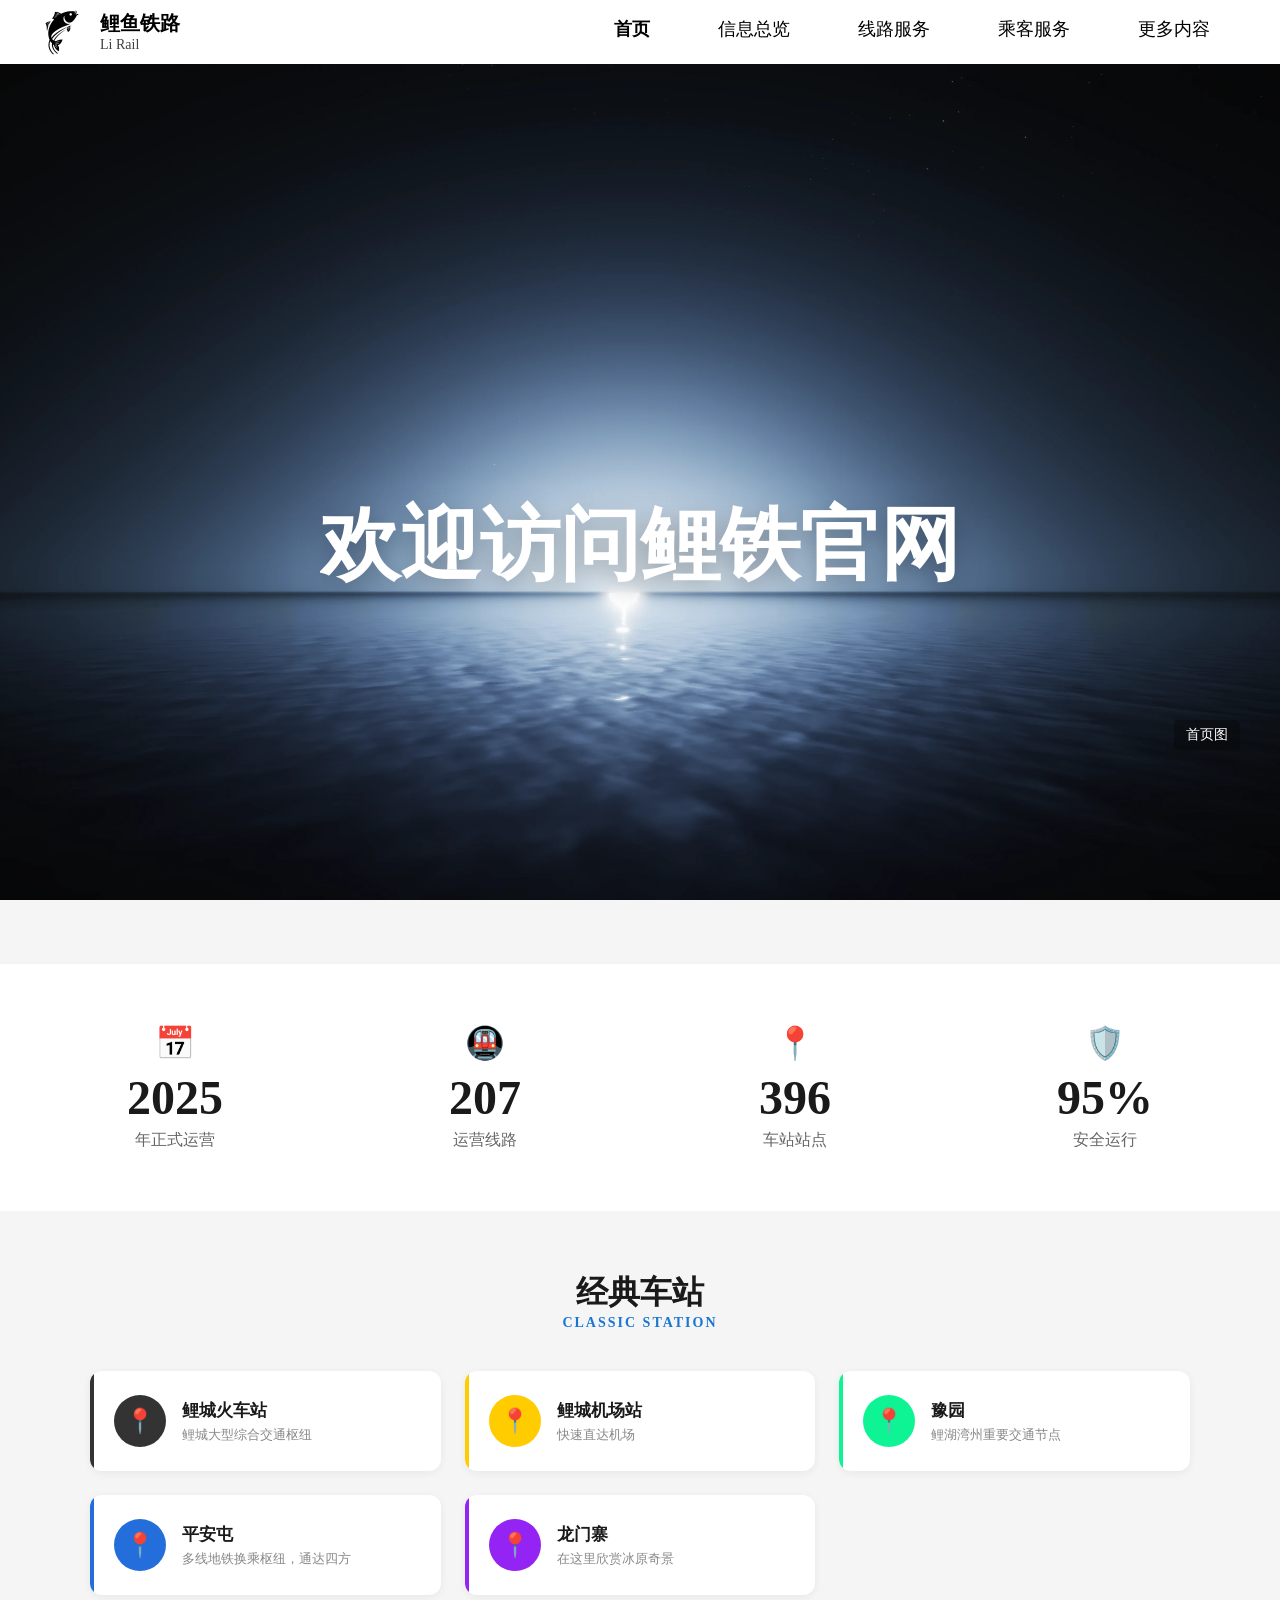
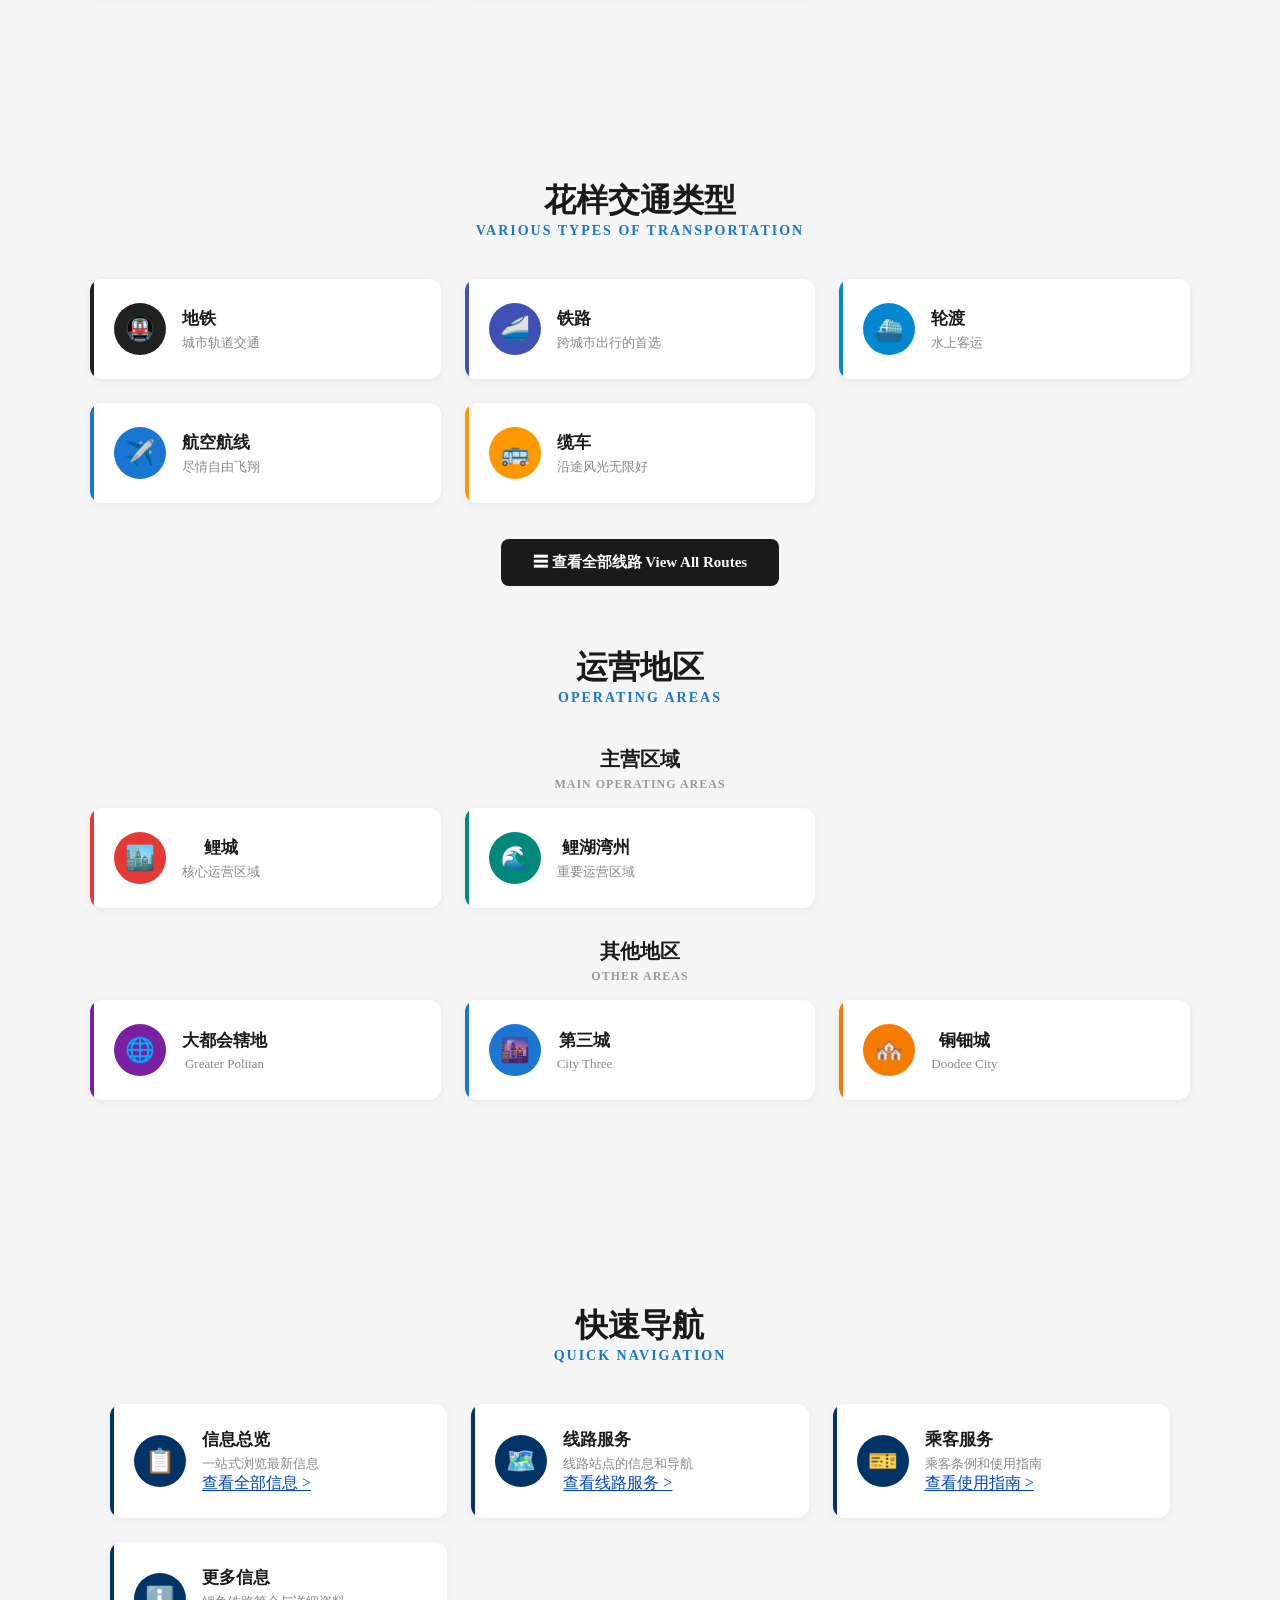
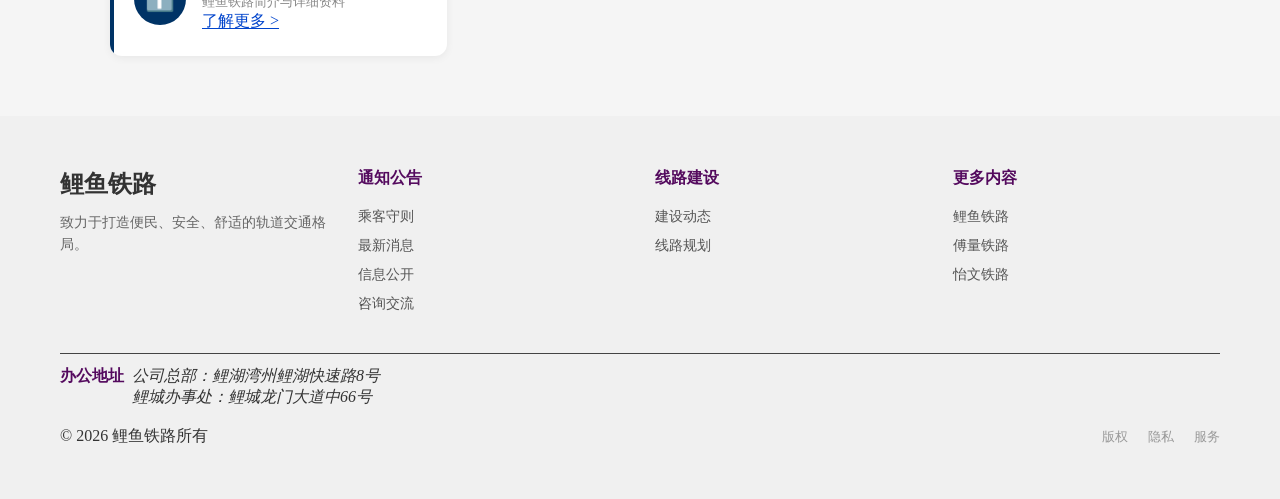
<file: index.html>
<!DOCTYPE html>
<html lang="zh-CN">
<head>
    <meta charset="UTF-8">
    <meta http-equiv="X-UA-Compatible" content="IE=edge">
    <meta name="viewport" content="width=device-width, initial-scale=1.0">
    <meta name="description" content="鲤鱼铁路官方网站：提供地铁、铁路、轮渡、航空及缆车等全交通线路信息，查询经典车站、建设动态与乘客服务指南。">
    <meta name="keywords" content="鲤鱼铁路, 官方网站, 地铁, 铁路, 轮渡, 航空, 缆车, 经典车站, 线路查询, 乘客服务">
    <meta name="author" content="鲤鱼铁路">
    <meta name="robots" content="index, follow">
    <meta property="og:title" content="鲤鱼铁路 - 官方网站">
    <meta property="og:description" content="鲤鱼铁路官方网站，提供全交通线路信息、经典车站查询及乘客服务指南。">
    <meta property="og:type" content="website">
    <title>鲤鱼铁路 - 官方网站</title>
<!--引入外部样式文件，统一管理页面样式-->
    <link rel="stylesheet" href="assets/css/base.css">
    <link rel="stylesheet" href="assets/css/part.css">
    <link rel="stylesheet" href="assets/css/index.css">
    <script src="assets/js/libs/sql-wasm.js"></script>
</head>
<body class="is-loading">
    <div data-include="header"></div>

<!--主视觉横幅区-->
<main id="snap-container">
    <!-- 第一节：首页图 -->
    <section id="section-1" class="snap-page">
        <div class="hero-banner" id="section-banner">
            <!-- 将首页图片改为背景图：可通过 CSS 或行内 style 修改 background-image -->
            <div class="banner-bg" role="img" aria-label="站点横幅" style="background-image: url('assets/images/abcd.webp');">
                <!-- 文字使用 data-text 属性以便生成倒影 -->
                <div class="hero-title" data-text="欢迎访问鲤铁官网">欢迎访问鲤铁官网</div>
            </div>

            <div class="hero-inner">
                <div class="banner-label">
                    <span>首页图</span>
                </div>
            </div>
        </div><!-- .snap-content-wrapper -->
    </section>
<!-- 第二节：数据面板 + 交通枢纽总览 -->
    <section id="section-2" class="snap-page">
        <div class="snap-content-wrapper">
            <!-- 数据展示面板 -->
            <div class="stats-panel animate-on-scroll">
            <div class="stats-container">
                <div class="stat-item">
                    <div class="stat-icon">📅</div>
                    <div class="stat-number">2025</div>
                    <div class="stat-label">年正式运营</div>
                </div>
                <div class="stat-item">
                    <div class="stat-icon">🚇</div>
                    <div class="stat-number" id="stat-routes">--</div>
                    <div class="stat-label">运营线路</div>
                </div>
                <div class="stat-item">
                    <div class="stat-icon">📍</div>
                    <div class="stat-number" id="stat-stations">--</div>
                    <div class="stat-label">车站站点</div>
                </div>
                <div class="stat-item">
                    <div class="stat-icon">🛡️</div>
                    <div class="stat-number" id="stat-safety">--</div>
                    <div class="stat-label">安全运行</div>
                </div>
            </div>
        </div>

        <!-- 交通枢纽总观 -->
        <div class="quick-access-section animate-on-scroll">
            <div class="qa-header">
                <h2 class="qa-title">经典车站</h2>
                <span class="qa-subtitle">Classic Station</span>
            </div>
            <div class="qa-grid">
                <a href="#" class="qa-card animate-on-scroll" style="--card-color: #333;">
                    <div class="qa-icon-circle">
                        <span class="qa-icon">📍</span>
                    </div>
                    <div class="qa-text">
                        <h3>鲤城火车站</h3>
                        <p>鲤城大型综合交通枢纽</p>
                    </div>
                </a>
                <a href="#" class="qa-card animate-on-scroll" style="--card-color: #ffcc00;">
                    <div class="qa-icon-circle">
                        <span class="qa-icon">📍</span>
                    </div>
                    <div class="qa-text">
                        <h3>鲤城机场站</h3>
                        <p>快速直达机场</p>
                    </div>
                </a>
                <a href="#" class="qa-card animate-on-scroll" style="--card-color: #0ef494;">
                    <div class="qa-icon-circle">
                        <span class="qa-icon">📍</span>
                    </div>
                    <div class="qa-text">
                        <h3>豫园</h3>
                        <p>鲤湖湾州重要交通节点</p>
                    </div>
                </a>
                <a href="#" class="qa-card animate-on-scroll" style="--card-color: #246edc;">
                    <div class="qa-icon-circle">
                        <span class="qa-icon">📍</span>
                    </div>
                    <div class="qa-text">
                        <h3>平安屯</h3>
                        <p>多线地铁换乘枢纽，通达四方</p>
                    </div>
                </a>
                <a href="#" class="qa-card animate-on-scroll" style="--card-color: #9324f3;">
                    <div class="qa-icon-circle">
                        <span class="qa-icon">📍</span>
                    </div>
                    <div class="qa-text">
                        <h3>龙门寨</h3>
                        <p>在这里欣赏冰原奇景</p>
                    </div>
                </a>
            </div>
        </div>
        </div>
    </section>
<!-- 第三节：花样交通类型 + 运营地区 -->
    <section id="section-3" class="snap-page">
        <div class="snap-content-wrapper">
            <!-- 交通类型查看 -->
            <div class="quick-access-section animate-on-scroll">
            <div class="qa-header">
                <h2 class="qa-title">花样交通类型</h2>
                <span class="qa-subtitle">Various types of transportation</span>
            </div>
            <div class="qa-grid">
                <a href="views/route.html?category=NORMAL" class="qa-card animate-on-scroll" style="--card-color: #212121;">
                    <div class="qa-icon-circle">
                        <span class="qa-icon">🚇</span>
                    </div>
                    <div class="qa-text">
                        <h3>地铁</h3>
                        <p>城市轨道交通</p>
                    </div>
                </a>
                <a href="views/route.html?category=HIGH_SPEED" class="qa-card animate-on-scroll" style="--card-color: #3f51b5;">
                    <div class="qa-icon-circle">
                        <span class="qa-icon">🚄</span>
                    </div>
                    <div class="qa-text">
                        <h3>铁路</h3>
                        <p>跨城市出行的首选</p>
                    </div>
                </a>
                <a href="views/route.html?category=BOAT" class="qa-card animate-on-scroll" style="--card-color: #0288d1;">
                    <div class="qa-icon-circle">
                        <span class="qa-icon">⛴️</span>
                    </div>
                    <div class="qa-text">
                        <h3>轮渡</h3>
                        <p>水上客运</p>
                    </div>
                </a>
                <a href="views/route.html?category=AIRPLANE" class="qa-card animate-on-scroll" style="--card-color: #1976d2;">
                    <div class="qa-icon-circle">
                        <span class="qa-icon">✈️</span>
                    </div>
                    <div class="qa-text">
                        <h3>航空航线</h3>
                        <p>尽情自由飞翔</p>
                    </div>
                </a>
                <a href="views/route.html?category=CABLE_CAR" class="qa-card animate-on-scroll" style="--card-color: #ff9800;">
                    <div class="qa-icon-circle">
                        <span class="qa-icon">🚌</span>
                    </div>
                    <div class="qa-text">
                        <h3>缆车</h3>
                        <p>沿途风光无限好</p>
                    </div>
                </a>
            </div>
            <div class="qa-footer">
                <a href="views/route.html" class="qa-btn-all">☰ 查看全部线路 View All Routes</a>
            </div>
        </div>

        <!-- 运营地区 -->
        <div class="region-section animate-on-scroll">
            <div class="qa-header">
                <h2 class="qa-title">运营地区</h2>
                <span class="qa-subtitle">Operating Areas</span>
            </div>
            
            <!-- 主营区域 -->
            <div class="region-subsection">
                <h3 class="region-subtitle">主营区域</h3>
                <span class="region-subtitle-en">Main Operating Areas</span>
                <div class="qa-grid">
                    <a href="views/route.html?tab=route-map&map=鲤湖湾州及鲤城" class="qa-card animate-on-scroll" style="--card-color: #e53935;">
                        <div class="qa-icon-circle">
                            <span class="qa-icon">🏙️</span>
                        </div>
                        <div class="qa-text">
                            <h3>鲤城</h3>
                            <p>核心运营区域</p>
                        </div>
                    </a>
                    <a href="views/route.html?tab=route-map&map=鲤湖湾州及鲤城" class="qa-card animate-on-scroll" style="--card-color: #00897b;">
                        <div class="qa-icon-circle">
                            <span class="qa-icon">🌊</span>
                        </div>
                        <div class="qa-text">
                            <h3>鲤湖湾州</h3>
                            <p>重要运营区域</p>
                        </div>
                    </a>
                </div>
            </div>
            <!-- 其他地区 -->
            <div class="region-subsection">
                <h3 class="region-subtitle">其他地区</h3>
                <span class="region-subtitle-en">Other Areas</span>
                <div class="qa-grid">
                    <a href="views/route.html?tab=route-map&map=大都会辖地" class="qa-card animate-on-scroll" style="--card-color: #7b1fa2;">
                        <div class="qa-icon-circle">
                            <span class="qa-icon">🌐</span>
                        </div>
                        <div class="qa-text">
                            <h3>大都会辖地</h3>
                            <p>Greater Politan</p>
                        </div>
                    </a>
                    <a href="views/route.html?tab=route-map&map=第三城" class="qa-card animate-on-scroll" style="--card-color: #1976d2;">
                        <div class="qa-icon-circle">
                            <span class="qa-icon">🌆</span>
                        </div>
                        <div class="qa-text">
                            <h3>第三城</h3>
                            <p>City Three</p>
                        </div>
                    </a>
                    <a href="views/route.html?tab=route-map&map=铜钿城" class="qa-card animate-on-scroll" style="--card-color: #f57c00;">
                        <div class="qa-icon-circle">
                            <span class="qa-icon">🏘️</span>
                        </div>
                        <div class="qa-text">
                            <h3>铜钿城</h3>
                            <p>Doodee City</p>
                        </div>
                    </a>
                </div>
            </div>
        </div>
        </div>
    </section>
<!-- 第四节：快速导航 -->
    <section id="section-4" class="snap-page">
        <div class="snap-content-wrapper">
            <div class="quick-access-section animate-on-scroll">
            <div class="qa-header">
                <h2 class="qa-title">快速导航</h2>
                <span class="qa-subtitle">Quick Navigation</span>
            </div>
            <div class="second-grid">
                <a href="views/info.html" class="qa-card animate-on-scroll" style="--card-color: var(--nav-bg-color);">
                    <div class="qa-icon-circle">
                        <span class="qa-icon">📋</span>
                    </div>
                    <div class="qa-text">
                        <h3>信息总览</h3>
                        <p>一站式浏览最新信息</p>
                        <span class="page-link">查看全部信息 &gt;</span>
                    </div>
                </a>

                <a href="views/route.html" class="qa-card animate-on-scroll" style="--card-color: var(--nav-bg-color);">
                    <div class="qa-icon-circle">
                        <span class="qa-icon">🗺️</span>
                    </div>
                    <div class="qa-text">
                        <h3>线路服务</h3>
                        <p>线路站点的信息和导航</p>
                        <span class="page-link">查看线路服务 &gt;</span>
                    </div>
                </a>

                <a href="views/server.html" class="qa-card animate-on-scroll" style="--card-color: var(--nav-bg-color);">
                    <div class="qa-icon-circle">
                        <span class="qa-icon">🎫</span>
                    </div>
                    <div class="qa-text">
                        <h3>乘客服务</h3>
                        <p>乘客条例和使用指南</p>
                        <span class="page-link">查看使用指南 &gt;</span>
                    </div>
                </a>

                <a href="views/moreinfo.html" class="qa-card animate-on-scroll" style="--card-color: var(--nav-bg-color);">
                    <div class="qa-icon-circle">
                        <span class="qa-icon">ℹ️</span>
                    </div>
                    <div class="qa-text">
                        <h3>更多信息</h3>
                        <p>鲤鱼铁路简介与详细资料</p>
                        <span class="page-link">了解更多 &gt;</span>
                    </div>
                </a>
            </div>
        </div>
        </div><!-- snap-content-wrapper end -->
    </section>
</main>
    <div data-include="footer"></div>

<script src="assets/js/include-fragments.js"></script>
<script src="assets/js/stats.js"></script>
</body>
</html>
</file>
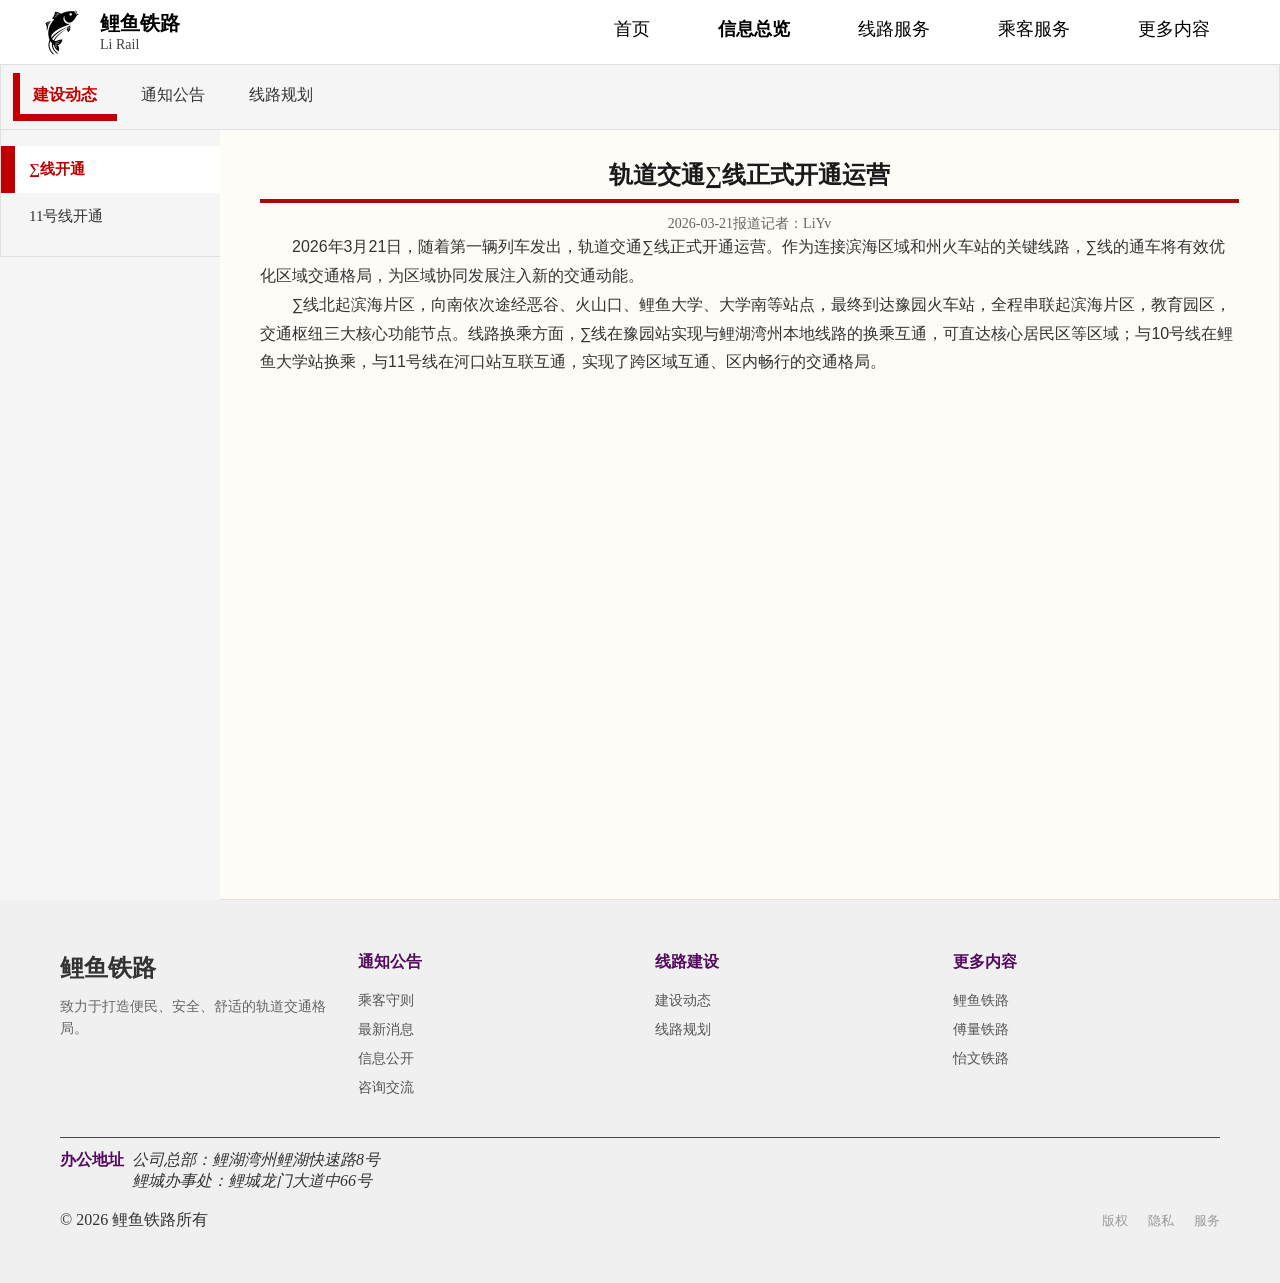
<file: views/info.html>
<!DOCTYPE html>
<html lang="zh-CN">
<head>
    <meta charset="UTF-8">
    <meta http-equiv="X-UA-Compatible" content="IE=edge">
    <meta name="viewport" content="width=device-width, initial-scale=1.0">
    <meta name="description" content="鲤鱼铁路信息总览：实时获取建设动态、通知公告及最新线路规划信息。">
    <meta name="keywords" content="鲤鱼铁路, 建设动态, 通知公告, 线路规划, 轨道交通">
    <meta name="author" content="鲤鱼铁路">
    <meta name="robots" content="index, follow">
    <meta property="og:title" content="信息总览 - 鲤鱼铁路">
    <meta property="og:description" content="获取鲤鱼铁路最新建设动态与线路规划资讯。">
    <meta property="og:type" content="website">
    <title>信息总览 - 鲤鱼铁路</title>
    <link rel="stylesheet" href="../assets/css/base.css">
    <link rel="stylesheet" href="../assets/css/part.css">
    <script src="../assets/js/libs/purify.min.js"></script>
    <script src="../assets/js/libs/mustache.min.js"></script>
    <script src="../assets/js/libs/json5.min.js"></script>
</head>
<body class="is-loading info-page">
    <script>window.PAGE_ID = 'info';</script>
    <div data-include="header"></div>

<main class="nav-page">
    <!-- 一级父导航：始终采用横向滚动效果（移动端样式） -->
    <nav class="parent-nav">
        <ul class="parent-nav-list"></ul>
    </nav>
    <!-- 子导航 + 内容容器 -->
    <div class="content-body">
        <!-- 二级子导航菜单：左侧垂直样式 -->
        <nav class="child-nav">
            <ul class="child-nav-list"></ul>
        </nav>
        <!-- 右侧内容区域（section 由 loader.js 根据 JSON5 自动生成） -->
        <div class="content-area"></div>
    </div>
</main>
<div data-include="footer"></div>

<script src="../assets/js/include-fragments.js"></script>
<script src="../assets/js/loader.js"></script>
</body>
</html>
</file>
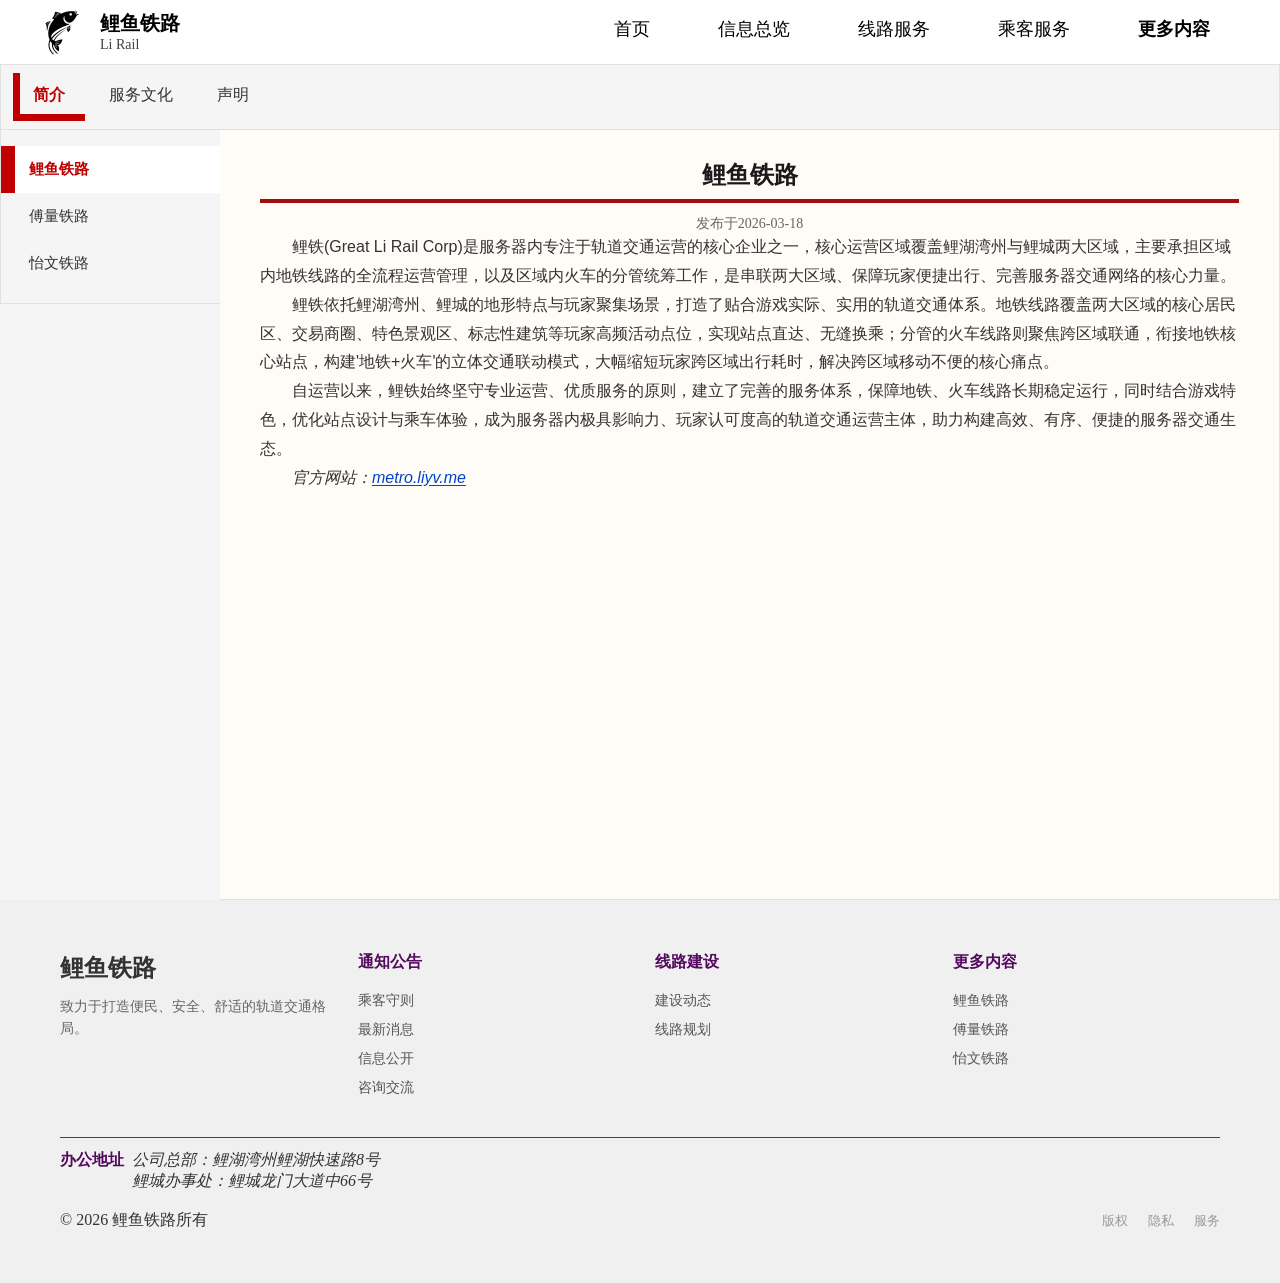
<file: views/moreinfo.html>
<!DOCTYPE html>
<html lang="zh-CN">
<head>
    <meta charset="UTF-8">
    <meta http-equiv="X-UA-Compatible" content="IE=edge">
    <meta name="viewport" content="width=device-width, initial-scale=1.0">
    <meta name="description" content="了解更多关于鲤鱼铁路的背景简介、发展规划及官方声明。">
    <meta name="keywords" content="鲤鱼铁路, 简介, 背景故事, 官方声明, 更多">
    <meta name="author" content="鲤鱼铁路">
    <meta name="robots" content="index, follow">
    <meta property="og:title" content="更多内容 - 鲤鱼铁路">
    <meta property="og:description" content="深入了解鲤鱼铁路的历史背景与官方声明。">
    <meta property="og:type" content="website">
    <title>更多内容 - 鲤鱼铁路</title>
    <link rel="stylesheet" href="../assets/css/base.css">
    <link rel="stylesheet" href="../assets/css/part.css">
    <script src="../assets/js/libs/purify.min.js"></script>
    <script src="../assets/js/libs/mustache.min.js"></script>
    <script src="../assets/js/libs/json5.min.js"></script>
</head>
<body class="is-loading moreinfo-page">
<script>window.PAGE_ID = 'moreinfo';</script>
<div data-include="header"></div>
<main class="nav-page">
    <!-- 一级父导航：始终采用横向滚动效果（移动端样式） -->
    <nav class="parent-nav">
        <ul class="parent-nav-list"></ul>
    </nav>
    <!-- 子导航 + 内容容器 -->
    <div class="content-body">
        <!-- 二级子导航菜单：左侧垂直样式 -->
        <nav class="child-nav">
            <ul class="child-nav-list"></ul>
        </nav>
        <!-- 右侧内容区域（section 由 loader.js 根据 JSON5 自动生成） -->
        <div class="content-area"></div>
    </div>
</main>
<div data-include="footer"></div>

<script src="../assets/js/include-fragments.js"></script>
<script src="../assets/js/loader.js"></script>
</body>
</html>
</file>
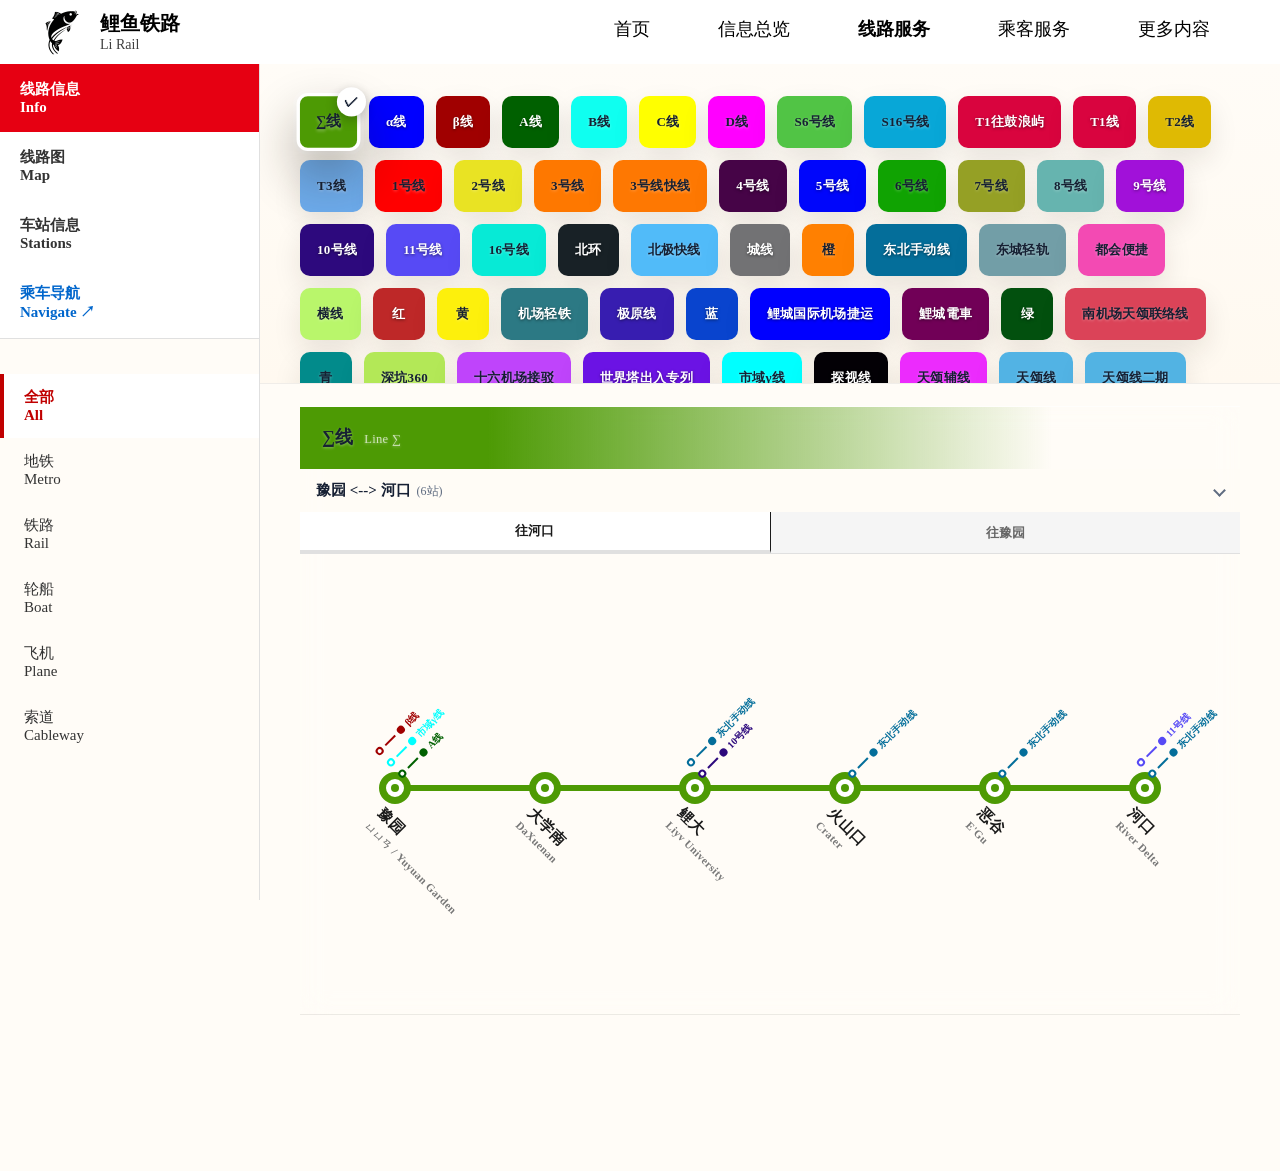
<file: views/route.html>
<!DOCTYPE html>
<html lang="zh-CN">
<head>
    <meta charset="UTF-8">
    <meta http-equiv="X-UA-Compatible" content="IE=edge">
    <meta name="viewport" content="width=device-width, initial-scale=1.0">
    <meta name="description" content="鲤鱼铁路线路图：浏览全部地铁、铁路、轮渡、航空及索道线路信息，查询站点详情与导航。">
    <meta name="keywords" content="鲤鱼铁路, 线路图, 地铁, 铁路, 轮渡, 航空, 站点查询, 导航">
    <meta name="author" content="鲤鱼铁路">
    <meta name="robots" content="index, follow">
    <meta property="og:title" content="线路服务 - 鲤鱼铁路">
    <meta property="og:description" content="浏览鲤鱼铁路全部交通线路与站点信息。">
    <meta property="og:type" content="website">
    <title>线路服务 - 鲤鱼铁路</title>
    <link rel="stylesheet" href="../assets/css/base.css">
    <link rel="stylesheet" href="../assets/css/part.css">
    <link rel="stylesheet" href="../assets/css/route.css">
    <style>/* route.html 页面始终隐藏页脚。使用更具体的选择器以匹配动态加载的页脚 */
        .main-footer {display: none !important;}
    </style>
</head>
<body class="is-loading">
    <div data-include="header"></div>

<main class="route-page">
    <div class="route-layout">
        <!-- 左侧导航栏 -->
        <aside class="left-sidebar">
            <div class="secondary-nav-section">
                <div class="category-tabs secondary-nav">
                    <button class="category-tab secondary-nav-item active" data-tab="line-info">线路信息<br/>Info</button>
                    <button class="category-tab secondary-nav-item" data-tab="route-map">线路图<br/>Map</button>
                    <button class="category-tab secondary-nav-item" data-tab="station-info">车站信息<br/>Stations</button>
                    <button class="category-tab secondary-nav-item external-link"><a href="https://routeguide.liyv.me" target="_blank">乘车导航<br/>Navigate ↗</a></button>
                </div>
            </div>
            <div class="sub-nav-section">

                <div id="line-info-subnav" class="sub-nav-content active">
                    <div class="category-tabs">
                        <button class="category-tab active" data-category="all">全部<br/>All</button>
                        <button class="category-tab" data-category="NORMAL">地铁<br/>Metro</button>
                        <button class="category-tab" data-category="HIGH_SPEED">铁路<br/>Rail</button>
                        <button class="category-tab" data-category="BOAT">轮船<br/>Boat</button>
                        <button class="category-tab" data-category="AIRPLANE">飞机<br/>Plane</button>
                        <button class="category-tab" data-category="CABLE_CAR">索道<br/>Cableway</button>
                    </div>
                </div>

                <div id="route-map-subnav" class="sub-nav-content">
                    <div class="map-nav secondary-nav">
                        <button class="map-nav-item active" data-map="全图">全图<br/>Full Map</button>
                        <button class="map-nav-item" data-map="鲤湖湾州及鲤城">鲤湖湾州及鲤城<br/>Leehowae&LiCity</button>
                        <button class="map-nav-item" data-map="大都会辖地">大都会辖地<br/>Greater Politan</button>
                        <button class="map-nav-item" data-map="第三城">第三城<br/>City Three</button>
                        <button class="map-nav-item" data-map="铜钿城">铜钿城<br/>Doodee City</button>
                        <button class="map-nav-item" data-map="铁路">铁路<br/>Railway</button>
                        <button class="map-nav-item info-style" data-map="info" id="infoBtn">地图说明<br/>Map Info</button>
                    </div>
                </div>

                <div id="station-info-subnav" class="sub-nav-content">
                    <!-- 按线路类型筛选的次级导航 -->
                    <div class="category-tabs">
                        <button class="category-tab active" data-station-category="all">全部<br/>All</button>
                        <button class="category-tab" data-station-category="NORMAL">地铁<br/>Metro</button>
                        <button class="category-tab" data-station-category="HIGH_SPEED">铁路<br/>Rail</button>
                        <button class="category-tab" data-station-category="BOAT">轮船<br/>Boat</button>
                        <button class="category-tab" data-station-category="AIRPLANE">飞机<br/>Plane</button>
                        <button class="category-tab" data-station-category="CABLE_CAR">索道<br/>Cableway</button>
                    </div>
                </div>
            </div>
        </aside>
        
        <!-- 右侧内容区域 -->
        <div class="right-content">
            <!--线路信息内容区域-->
            <div id="line-info-content" class="tab-content active">
                <div class="selector-divider"></div><!--分割线-->
                <div id="lineBlocksContainer" class="line-blocks-container">
                </div>
                <div class="content-divider"></div>
                <div id="routesContainer">
                    <div class="empty-state">
                        <p>请点击上方线路方块查看详情</p>
                    </div>
                </div>
                
                <!-- 线路信息页面的tooltip -->
                <div id="tooltip" class="tooltip-container"></div>
            </div>
            
            <!----------线路图内容区域开始----------->
            <div id="route-map-content" class="tab-content">
                <!--地图和控制按钮-->
                <div class="map-container" id="mapContainer">
                    <img src="../assets/images/全图.png" alt="服务器轨道交通线网图" class="subway-map" id="subwayMap">
                    <div class="control-buttons">
                        <button class="control-btn" id="zoomIn">+</button>
                        <button class="control-btn" id="zoomOut">-</button>
                        <button class="control-btn" id="reset">⟳</button>
                    </div>
                </div>
                <!-- 信息弹窗-->
                <div class="info-modal" id="infoModal">
                    <div class="modal-content">
                        <button class="close-btn" id="closeBtn">&times;</button>
                        <h2 id="modal-title">地图说明</h2>
                        <div class="modal-body" id="info-text"><!-- Content injected via JS --></div>
                        <br/>
                        <br/>
                        <p><strong>操作提示</strong></p>
                        <ul style="text-align:left; font-size:14px; line-height:1.8; padding-left:20px; margin:4px 0 12px;">
                            <li><strong>电脑端：</strong>鼠标滚轮缩放；点击 <kbd>+</kbd> / <kbd>-</kbd> 按钮缩放；按住鼠标拖拽平移；按 <kbd>&uarr;</kbd><kbd>&darr;</kbd><kbd>&larr;</kbd><kbd>&rarr;</kbd> 方向键滚动地图</li>
                            <li><strong>移动端：</strong>双指捏合缩放；单指滑动平移；点击 <kbd>+</kbd> / <kbd>-</kbd> 按钮缩放</li>
                            <li>点击 <kbd>&#x27F3;</kbd> 按钮重置地图至初始视图</li>
                        </ul>

                        <div class="modal-footer">
                            <p data-i18n="contact">信息提供: 
                                <a href="https://github.com/LIYV6" target="_blank" class="page-link">
                                    Yv Li</a> + 
                                <a href="https://github.com/frankniubi" target="_blank" class="page-link">
                                    Frank Lau</a>
                                <br/>
                                欲查看SVG版地区线路图可访问
                                <a href="https://map.metro.liyv.me" target="_blank" class="page-link">
                                    SVG地图</a>
                            </p>
                        </div>

                    </div>
                </div><!--信息弹窗结束-->
            </div><!----------线路图内容区域结束----------->

            <!--车站信息内容区域-->
            <div id="station-info-content" class="tab-content">
                <div class="station-selector-container">
                <div id="stationBlocksContainer" class="station-blocks-container"><!--站点色块--></div>
                </div>
                <div class="selector-divider"><!--分割线--></div>
                <!-- 车站信息页面的tooltip（直接显示站点详细信息） -->
                <div id="station-tooltip" class="tooltip-container">
                    <div class="empty-state">
                        <p>请点击上方站点色块查看详情</p>
                    </div>
                </div>
            </div>
        </div>
    </div>

    <button id="backToTop" class="back-to-top" title="返回顶部">↑</button>
</main><!--主体区域结束-->
    <div data-include="footer" id="site-footer"></div>

<script src="../assets/js/include-fragments.js"></script>
<script src="../assets/js/libs/sql-wasm.js"></script>
<script type="module" src="../assets/js/route/index.js"></script>
<script src="../assets/js/map.js"></script>
</body>
</html>
</file>
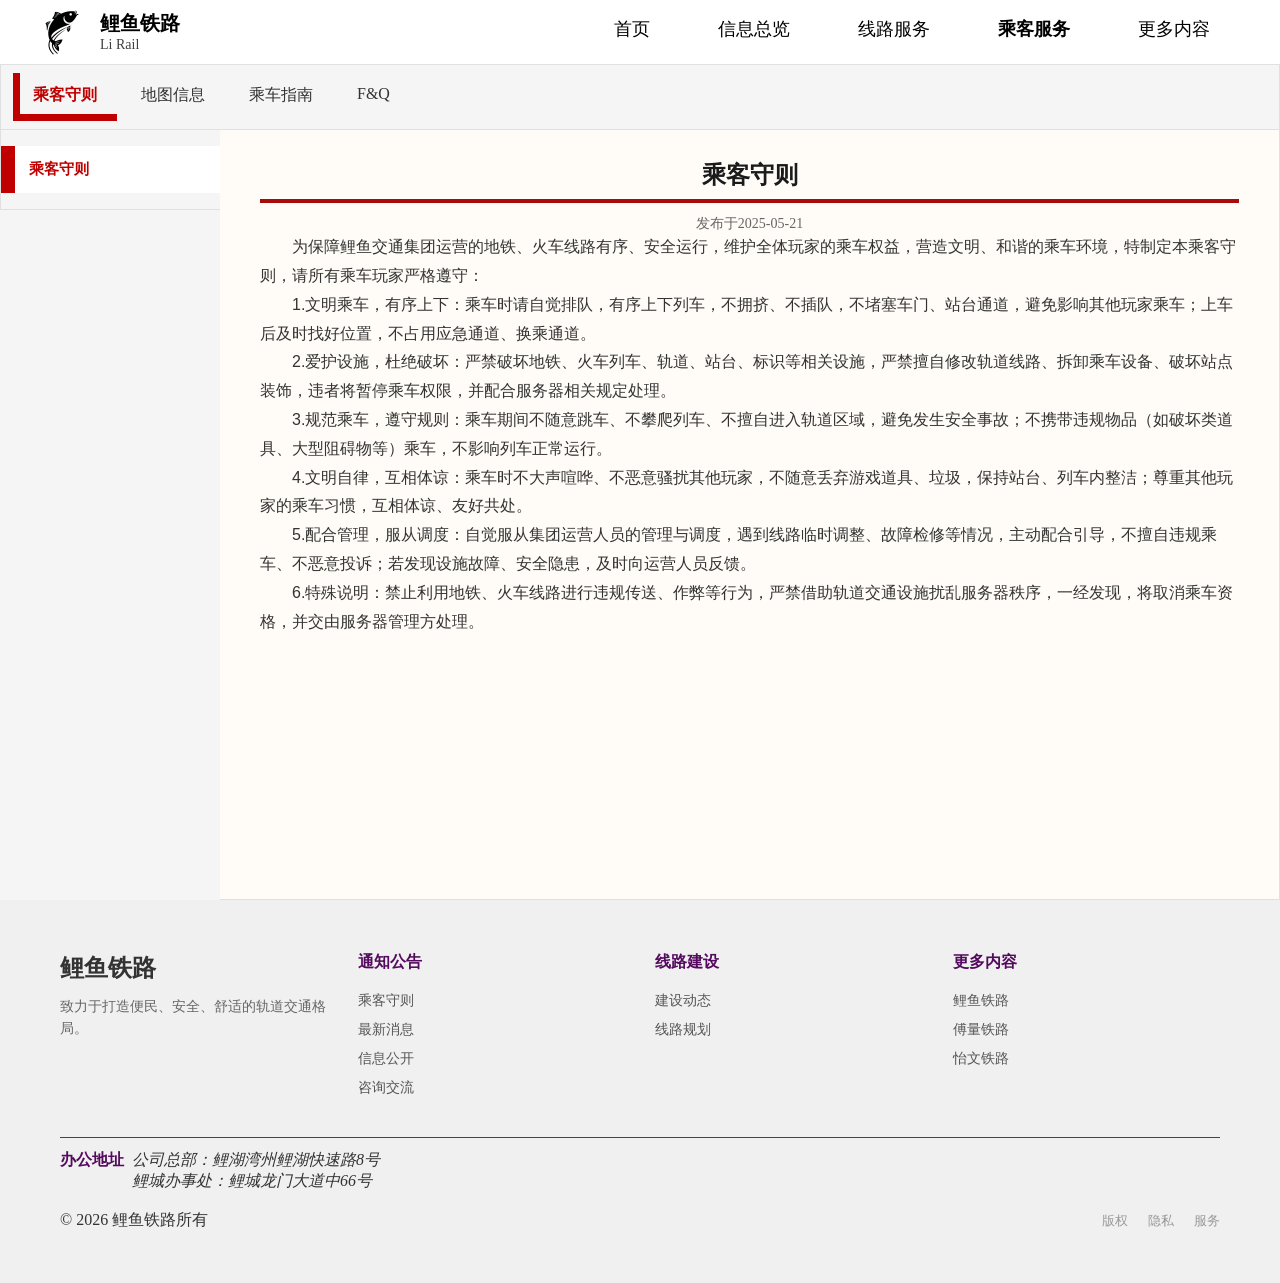
<file: views/server.html>
<!DOCTYPE html>
<html lang="zh-CN">
<head>
    <meta charset="UTF-8">
    <meta http-equiv="X-UA-Compatible" content="IE=edge">
    <meta name="viewport" content="width=device-width, initial-scale=1.0">
    <meta name="description" content="鲤鱼铁路乘客服务：查询乘客条例、使用指南及各项服务信息。">
    <meta name="keywords" content="鲤鱼铁路, 乘客服务, 乘车条例, 使用指南, 票务信息">
    <meta name="author" content="鲤鱼铁路">
    <meta name="robots" content="index, follow">
    <meta property="og:title" content="乘客服务 - 鲤鱼铁路">
    <meta property="og:description" content="查看鲤鱼铁路乘客条例与使用指南。">
    <meta property="og:type" content="website">
    <title>乘客服务 - 鲤鱼铁路</title>
    <link rel="stylesheet" href="../assets/css/base.css">
    <link rel="stylesheet" href="../assets/css/part.css">
    <script src="../assets/js/libs/purify.min.js"></script>
    <script src="../assets/js/libs/mustache.min.js"></script>
    <script src="../assets/js/libs/json5.min.js"></script>
</head>
<body class="is-loading">
<script>window.PAGE_ID = 'server';</script>
<div data-include="header"></div>

<main class="nav-page">
    <!-- 一级父导航：始终采用横向滚动效果（移动端样式） -->
    <nav class="parent-nav">
        <ul class="parent-nav-list"></ul>
    </nav>
    <!-- 子导航 + 内容容器 -->
    <div class="content-body">
        <!-- 二级子导航菜单：左侧垂直样式 -->
        <nav class="child-nav">
            <ul class="child-nav-list"></ul>
        </nav>
        <!-- 右侧内容区域（section 由 loader.js 根据 JSON5 自动生成） -->
        <div class="content-area"></div>
    </div>
</main>
<div data-include="footer"></div>

<script src="../assets/js/include-fragments.js"></script>
<script src="../assets/js/loader.js"></script>
</body>
</html>
</file>
<file: assets/css/base.css>
/*此处定义全局变量和全局样式重置*/
/* 根变量：全局主题配置 */
:root {
    /* 导航栏背景色（深蓝色）*/
    --nav-bg-color: #003366;
    /* 深色背景上的白色文字/图标 */
    --text-on-dark: #ffffff;
    /* 主题强调色（紫色）*/
    --mtr-accent-purple: #540a5e;
    /* 正文默认色：深灰色 */
    --body-text-color: #333333;
    /* 品牌红色（用于按钮、强调等）*/
    --brand-red: #e60012;
    /* 全局字体策略：英文优先 Georgia，中文优先宋体系列；原文 Arial/黑体作为兜底 */
    --body-font: Georgia, "Times New Roman", "Songti SC", "Noto Serif SC", "Arial", "SimHei", "Microsoft YaHei", serif;
    /* 头部固定高度，方便布局计算 */
    --header-height: 64px;
    /* 页面文章/声明/新闻正文字体 */
    --article-text-font: "KaiTi", "STKaiti", sans-serif;
    /* h1 标题尺寸：统一页面主标题样式 */
    --heading-h1-size: 2rem;
    /* 功能区固定高度 */
    --function-bar-height: 120px;
    /* 首页英雄区大字尺寸（可直接修改）*/
    --hero-banner-title-size: 40px;
    /* 导航高亮色（黄色，暂未使用）*/
    --nav-highlight-color: #ffcc00;
    /* 文章标题底部装饰线颜色 */
    --accent-line-color: #a60c0c;
}

/* 全局样式重置 */
* {
    margin: 0;
    padding: 0;
    box-sizing: border-box;
}

/* 标题（h1-h6）与品牌名等从 body 继承 Georgia，文章正文由 .content-card 覆盖为楷体 */
h1 { font-size: var(--heading-h1-size); }

html, body {height: 100%;}

/* 确保页面内锚点跳转时不会被固定头部遮挡*/
[id] {scroll-margin-top: calc(max(var(--header-height), calc(var(--nav-rows, 1) * var(--nav-row-height, 64px))) + 12px);}

/*全局平滑滚动（页面内锚点/脚本滚动优先）*/
html {
    scroll-behavior: smooth;
}

/* 隐藏页面最右侧滚动条，保留滚动功能 */
html,
body {
    scrollbar-width: none;            /* Firefox */
    -ms-overflow-style: none;         /* IE/Edge */
}
html::-webkit-scrollbar,
body::-webkit-scrollbar {
    display: none;                    /* Chrome/Safari/新Edge */
}

body {
    display: flex;
    background-color: #f5f5f5;
    flex-direction: column;
    min-height: 100vh;
    font-family: var(--body-font), sans-serif;
    color: var(--body-text-color);
    overflow-x: hidden;
    /* padding-top 由 JavaScript 动态设置，确保与 header 实际高度一致 */
}

/* 列表重置 */
ul, li {
    list-style: none;
}

/* 链接样式 */
a {
    text-decoration: none;
    color: inherit;
    transition: color 0.3s ease;
}

/* 图片自适应 */
img {
    max-width: 100%;
    height: auto;
    display: block;
}

button {
    border: none;
    background: none;
    cursor: pointer;
    font-family: inherit;
    transition: all 0.3s ease;
}

/* main 区域伸展 */
main {
    flex: 1 0 auto;
    display: block;
}

/* 输入框重置 */
input {
    font-family: inherit;
    outline: none;
    border: none;
}

/* ========== 页面加载动画 ==========
加载时：header和footer显示，main区域显示loading动画
加载完成后：移除loading类，显示实际内容*/

/* Loading遮罩层 */
.page-loading-overlay {
    position: fixed;
    top: var(--header-height);
    left: 0;
    right: 0;
    bottom: 0;
    background: #f5f5f5;
    z-index: 9999;
    display: flex;
    flex-direction: column;
    align-items: center;
    justify-content: center;
    transition: opacity 0.3s ease, visibility 0.3s ease;
}

.page-loading-overlay.hidden {
    opacity: 0;
    visibility: hidden;
    pointer-events: none;
}

.page-loading-overlay .loading-text {
    margin-top: 12px;
    font-size: 14px;
    color: #999;
}

/* Loading旋转动画（全站通用） */
.loading-spinner {
    width: 50px;
    height: 50px;
    border: 4px solid #e0e0e0;
    border-top-color: #c00000;
    border-radius: 50%;
    animation: spin 0.8s linear infinite;
}

@keyframes spin {
    to {
        transform: rotate(360deg);
    }
}

/* 加载时隐藏main内容 */
body.is-loading main {
    opacity: 0;
    visibility: hidden;
}
</file>
<file: assets/css/part.css>
/* partials.css通用组件样式
    header与footer的样式,loader.js 生成的文章卡片样式,通用组件（card, news-list, content-card 等）*/
/* fragments 加载时隐藏主体以避免闪烁 */
.site-header {
    width: 100%;
    height: var(--header-height);
    position: fixed;
    top: 0;
    left: 0;
    z-index: 1200;
    background: #ffffff; /* 白色背景 */
    color: var(--text-on-dark);
    transition: height 220ms ease, background 220ms ease;
}

/* 全宽底部边框 */
.site-header::after {
    content: '';
    position: absolute;
    left: 0;
    right: 0;
    bottom: 0;
    height: 1px;
    background: rgba(255, 255, 255, 0.08);
    pointer-events: none;
    z-index: 1198;
}

/* 头部容器：左右分布布局 */
.header-container {
    width: 100%;
    max-width: 1400px;
    margin: 0 auto;
    padding: 0 40px;
    height: 100%;
    display: flex;
    align-items: center;
    justify-content: space-between;
    background-color: transparent;
    position: relative;
}

/* 品牌Logo区域 */
.brand-logo {
    display: flex;
    align-items: center;
    gap: 12px;
    height: 100%;
}

.brand-icon {
    width: 48px;
    height: 48px;
    object-fit: contain;
}

.brand-text {
    display: flex;
    flex-direction: column;
    justify-content: center;
    line-height: 1.3;
}

.brand-name-cn {
    font-size: 20px;
    font-weight: 600;
    color: #000000; /* 黑色文字 */
    white-space: nowrap;
}

.brand-name-en {
    font-size: 14px;
    color: rgba(0, 0, 0, 0.75); /* 深灰色文字 */
    white-space: nowrap;
}

.main-nav {
    flex: 0 0 auto;
    position: sticky;
    top: 0;
    height: 100%;
    z-index: 1200;
    background: transparent;
    display: flex;
    align-items: center;
    transition: height 220ms ease;
}

.main-nav .nav-inner {
    height: 100%;
    display: flex;
    align-items: center;
    position: relative;
    padding: 0 12px;
}

/* 渐变遮罩，初始隐藏，JS 根据滚动显示/隐藏 */
.nav-fade {
    position: absolute;
    top: 0;
    bottom: 0;
    width: 48px;
    pointer-events: none;
    transition: opacity 240ms ease;
    opacity: 0;
    z-index: 1210;
}

.nav-fade-left {
    left: 0;
    background: linear-gradient(90deg, #ffffff, rgba(255, 255, 255, 0));
}

.nav-fade-right {
    right: 0;
    background: linear-gradient(270deg, #ffffff, rgba(255, 255, 255, 0));
}

/* 可滚动容器 */
.nav-scroll {
    width: 100%;
    flex: 1 1 auto;
    min-width: 0;
    min-height: 64px;
}

.nav-list {
    display: flex;
    align-items: center;
    gap: 24px;
    padding: 0 56px;
    height: 100%;
}

/* 窄屏进一步压缩内边距以确保首尾项可见并更易滑动 */
@media (max-width: 420px) {
    .nav-list {
        padding: 0 16px;
        gap: 20px;
    }
}

.nav-item {
    list-style: none;
}

.nav-link {
    display: flex;
    align-items: center;
    font-size: 18px;
    color: #000000; /* 黑色字体 */
    border-radius: 0;
    transition: color 200ms ease, background-color 200ms ease, transform 200ms ease, font-weight 200ms ease;
    line-height: 1;
    padding: 20px 18px 20px;
}

.nav-link:hover,
.nav-link:focus {
    color: #000000;
    font-weight: 700; /* 悬停时加粗 */
    outline: none;
    transform: none; /* 移除向上移动效果 */
    background: transparent; /* 不添加灰色背景 */
}

.nav-link:focus {
    box-shadow: 0 0 0 3px rgba(0, 0, 0, 0.12);
}

.nav-link.active {
    font-weight: 700; /* 选中时加粗 */
    color: #000000;
}

/* 桌面端：关闭横向滚动，全部项平铺靠右 */
@media (min-width: 768px) {
    .nav-scroll {
        overflow: visible;
    }

    .nav-list {
        justify-content: flex-end;
        gap: 32px;
        padding: 0;
    }

    .nav-fade {
        display: none;
    }
}

/* 渐变显示时的可见状态 */
.nav-fade.visible {
    opacity: 1;
}

/* ===== Footer ===== */
/*页脚顶部内边距调整：当导航增高时，页脚背景可视上移以保持视觉平衡*/
.main-footer {
    width:100%;
    background-color:#f0f0f0;
    color:#333;
    transition: padding-top 220ms ease;
    padding: calc(32px + (var(--nav-rows, 1) - 1) * 12px) 0 32px;
}

/* 页脚内容容器 */
.main-footer .container {
    max-width: 1200px;
    margin: 0 auto;
    padding: 20px;
}

.footer-nav-grid {
    display:grid;
    grid-template-columns: repeat(4,1fr);
    gap:30px;
    margin-bottom:40px;
}

.footer-nav-column h1 {
    font-size: 24px;
    font-weight: 600;
    margin-bottom: 12px;
    color: #333;
}

.footer-nav-column p {
    font-size: 14px;
    color: #666;
    line-height: 1.6;
}

.footer-nav-column h4 {
    font-size:16px;
    font-weight:600;
    margin-bottom:18px;
    color:var(--mtr-accent-purple);
}
.footer-nav-column ul {
    display:flex;
    flex-direction:column;
    gap:10px;
}
/* 链接统一样式（合并冗余覆盖写法） */
.footer-nav-column ul li a {
    font-size:14px;
    color:#555;
    transition:color .2s ease;
}
.footer-nav-column ul li a:hover {
    color:var(--mtr-accent-purple);
    text-decoration:underline;
}

/* 待开放栏目链接样式 */
.footer-nav-column ul li a.coming-soon {
    cursor: pointer;
    text-decoration: none;
}
/* 页脚分隔线 */
.footer-divider {
    width:100%;
    height:1px;
    background-color:#444;
    margin-bottom:12px;
}
/* 办公地址 */
.footer-address {
    display:flex;
    align-items:flex-start;
    gap:8px;
    margin:8px 0 18px;
}
.footer-small-title {
    margin:0;
    font-size:16px;
    font-weight:600;
    color:var(--mtr-accent-purple);
}
.footer-address .address-lines p {
    margin:0 0 6px;
    color:#555;
    font-size:14px;
    line-height:1.3;
}
/* 版权区域 */
.footer-copyright {
    display:flex;
    justify-content:space-between;
    align-items:center;
    flex-wrap:wrap;
    gap:15px;
}
.copyright-links {
    display:flex;
    gap:20px;
}
.copyright-links a {
    font-size:13px; color:#999; transition:color .2s ease;
}
.copyright-links a:hover {
    color:var(--mtr-accent-purple); 
    text-decoration:underline;
}
/* ===== 响应式合并（所有768px样式合并在一起） ===== */
@media (max-width:768px) {
    .footer-address {
        flex-direction:column; gap:6px;
    }

    .footer-copyright {
        flex-direction:column; align-items:flex-start;
    }

    .copyright-links {
        flex-wrap:wrap;
    }
}

/* 小屏手机适配 */
@media (max-width: 480px) {
    .footer-nav-grid {
        grid-template-columns: 1fr;
    }

    .top-quick-links a:nth-child(n+2) {
        display: none;
    }
}


/* ===== 全站通用链接样式 =====
   适用于：index.html 的 .page-link 和 info/moreinfo.html 的正文链接
   特点：蓝色下划线，悬停时变为紫色波浪线并轻微上浮 */
.page-link,
.nav-page .content-area a {
    color: #0044cc;
    text-decoration: underline;
    text-decoration-color: #0044cc;
    text-underline-offset: 2px;
    transition: color 160ms ease, transform 120ms ease, text-decoration-color 160ms ease;
}

.page-link:hover, .page-link:focus,
.nav-page .content-area a:hover, .nav-page .content-area a:focus {
    color: #6a0dad; /* 紫色 */
    text-decoration-style: wavy; /* 波浪线 */
    text-decoration-color: #6a0dad;
    transform: translateY(-3px); /* 上浮效果 */
}

/* ===== Loader.js 模板相关样式 ===== */
/* ===== 通用卡片样式（适用于 index/info/moreinfo 等页面） ===== */
/* 页面容器/小节卡片：长方形卡片，圆角边框，左侧导航栏颜色色块 */
.page-section {
    margin-bottom: 24px;
}

/* index.html 首页卡片：需要独立的宽度和居中设置 */
.page-section .card {
    position: relative;
    background: #ffffff;
    border-radius: 12px;
    box-shadow: 0 2px 12px rgba(0, 0, 0, 0.08);
    padding: 28px 32px 28px 48px; /* 左侧留出空间给色块 */
    overflow: hidden;
    transition: box-shadow 0.3s ease, transform 0.2s ease;
    width: 100%;
    max-width: 1200px;
    margin-left: auto;
    margin-right: auto;
}

.page-section .card:hover {
    box-shadow: 0 6px 24px rgba(0, 0, 0, 0.12);
    transform: translateY(-2px);
}

/* 卡片左侧导航栏颜色色块 */
.page-section .card::before {
    content: '';
    position: absolute;
    left: 0;
    top: 0;
    bottom: 0;
    width: 6px;
    background: var(--nav-bg-color); /* 导航栏深蓝色 */
    border-radius: 12px 0 0 12px;
}

/* index.html 卡片内容左对齐 */
.page-section .card .card-body {
    text-align: left;
}

.page-section .card .card-meta {
    text-align: left;
}

.page-section .card .page-link {
    display: inline-block;
}

.card {
    padding: 14px;
}

/* news-list 内的卡片（info.html等页面使用） */
.news-list .card {
    padding: 24px 28px 24px 34px; /* 与 news-item 保持一致 */
}

.card .card-header {
    margin-bottom: 12px;
    padding-bottom: 8px;
}

.card .card-title {
    font-size: 20px;
}

.card .card-meta {
    font-size: 13px;
    color: #666;
}

.card .card-body {
    font-size: 15px;
}

.card-title {
    font-size: 24px;
    font-weight: 600;
    color: #1a1a1a;
    margin-bottom: 12px;
    line-height: 1.3;
    text-align: center;
    /* 标题底部装饰线：颜色统一由 --accent-line-color CSS 变量控制 */
    border-bottom: 4px solid var(--accent-line-color, #0073da);
    padding-bottom: 8px;
}

.card-meta {
    font-size: 14px;
    color: #666666;
    text-align: center;
}

.card-body {
    font-size: 16px;
    color: #333333;
    line-height: 1.8;
}

/* 空内容卡片保持最小高度，布局与有内容卡片一致 */
.card-body:empty {
    min-height: 40px;
}

/* 声明类(statement) 标题强调为红色，兼容模板渲染 */
.statement .card-title {
    text-align: center;
    font-size: 28px;
    color: #c00000;
    letter-spacing: 1px;
}

.article-report .card-title,
.content-card.article-report .card-title {
    text-align: center;
    font-size: 28px;
    color: #1a1a1a;
    letter-spacing: 1px;
    margin: 0 auto;
}

.article-report .card-meta,
.content-card.article-report .card-meta {
    text-align: center;
    margin-top: 8px;
}

/* ===== 通用：news 列表与 content-card（供 info/moreinfo复用） ===== */
/* 
 * news-list: 新闻/文章列表容器
 * news-item: 单个新闻/文章项，现为独立卡片样式
 * 设计说明：每篇文章为独立卡片，带有圆角、阴影和悬停效果
 * 布局说明：
 * - news-list 直接放在 main 下，无需 page-container 外层
 * - 通过 max-width 和 margin auto 实现居中
 */
.news-list {
    display: block;
    width: 100%;
    max-width: 1200px; /* 与首页保持一致的最大宽度 */
    margin-left: auto;
    margin-right: auto;
    padding: 0 20px; /* 两侧留白，避免贴边 */
}

/* 
 * 新闻/文章项样式：改为卡片样式
 * - 移除底部分割线
 * - 添加白色背景、圆角、阴影
 * - 添加内边距使内容有呼吸感
 * - 悬停时阴影加深并轻微上浮
 * 注意：loader.js 使用 wrapperClass: "card" 创建包装元素
 * 因此这里同时支持 .card 和 .news-item 两种class
 */
.news-item,
.news-list .card {
    position: relative;
    background: #ffffff;
    border-radius: 12px;
    box-shadow: 0 2px 12px rgba(0, 0, 0, 0.08);
    padding: 24px 28px 24px 34px; /* 左侧留出空间给色块 */
    margin-bottom: 20px; /* 卡片之间的间距 */
    overflow: hidden;
    transition: box-shadow 0.3s ease, transform 0.2s ease;
}

/* 最后一篇文章不需要特殊处理，所有文章都是独立卡片 */
.news-item:last-child,
.news-list .card:last-child {
    margin-bottom: 0; /* 最后一篇移除底部间距 */
}

/* 卡片悬停效果：阴影加深并轻微上浮 */
.news-item:hover,
.news-list .card:hover {
    box-shadow: 0 6px 24px rgba(0, 0, 0, 0.12);
    transform: translateY(-2px);
}

/* 卡片左侧导航栏颜色色块 */
.news-item::before,
.news-list .card::before {
    content: '';
    position: absolute;
    left: 0;
    top: 0;
    bottom: 0;
    width: 6px;
    background: var(--nav-bg-color); /* 导航栏深蓝色 */
    border-radius: 12px 0 0 12px;
}

.news-title {
    text-align: center;
    font-size: 1.15rem;
    margin-bottom: 8px;
}

.news-meta {
    text-align: center;
    color: #666;
    font-size: 0.9rem;
    margin-bottom: 12px;
}
/*小节通用标题样式*/
.page-title {
    font-size: var(--heading-h1-size);
    color: #003366;
    margin-bottom: 12px;
    text-align: center;
}
/* 页面标题样式（h1.page-title） */
.news-page .page-title {
    width: 100%;
    max-width: 1200px;
    margin: 30px auto 20px; /* 上边距30px，下边距20px，水平居中 */
    padding: 0 20px; /* 与 news-list 保持一致的两侧留白 */
    font-size: var(--heading-h1-size);
    color: var(--nav-bg-color);
    text-align: center;
    font-weight: 600;
}

.content-card {
    background: #ffffff;
    border-radius: 12px;
    box-shadow: 0 2px 16px rgba(0,0,0,0.06);
    padding: 32px;
    margin-bottom: 24px;
    max-width: 850px;
    margin-left: auto;
    margin-right: auto;
    transition: box-shadow 0.3s ease;
}
.content-card:hover {
    box-shadow: 0 4px 24px rgba(0,0,0,0.1);
}

/* 文章正文字体*/
.content-card, .card-body, .card {
    font-family: var(--article-text-font), sans-serif; }

/* ===== 通用垂直导航选项样式 =====
   适用于：moreinfo.html, server.html, route.html 的子选项
   特点：白色背景选中、红色左边框、悬停右移效果 */

/* 通用垂直导航项基础样式 */
.vertical-nav-item,
.sub-nav-content .category-tab,
.sub-nav-content .map-nav-item {
    display: block;
    width: 100%;
    padding: 16px 24px;
    border: none;
    border-left: 4px solid transparent;
    background: transparent;
    cursor: pointer;
    transition: all 0.2s ease;
    font-size: 15px;
    font-weight: 500;
    color: #333;
    text-align: left;
    white-space: normal;
    word-break: keep-all;
    text-decoration: none;
}

/* 悬停效果：浅灰色背景 + 红色文字 + 向右移动 */
.vertical-nav-item:hover,
.sub-nav-content .category-tab:hover,
.sub-nav-content .map-nav-item:hover {
    background: #ebebeb;
    color: #c00000;
    padding-left: 28px;
}

/* 选中状态：白色背景 + 红色文字 + 红色左边框 */
.vertical-nav-item.active,
.sub-nav-content .category-tab.active,
.sub-nav-content .map-nav-item.active {
    background: #ffffff;
    color: #c00000;
    font-weight: 600;
    border-left-color: #c00000;
}

/* ===== 通用页面布局样式 =====
   适用于：server.html, info.html, moreinfo.html
   布局：左侧导航菜单 + 右侧内容区域 */


/* 左侧导航菜单容器 */
.server-nav {
    width: 260px;
    flex-shrink: 0;
    background: #f5f5f5;
    border: 1px solid #e0e0e0;
    border-right: none;
    padding: 20px 0;
    position: sticky;
    top: 80px; /* 距离顶部header的距离 */
    height: fit-content;
    max-height: calc(100vh - 120px);
    overflow-y: auto;
}

.server-nav-list {
    list-style: none;
    padding: 0;
    margin: 0;
}

.server-nav-item {
    margin: 0;
    padding: 0;
}

/* 右侧内容区域 */
.content-area {
    width: 900px; /* 固定宽度 */
    flex-shrink: 0; /* 防止内容区域收缩 */
    min-width: 900px; /* 最小宽度确保不会变窄 */
    min-height: calc(100vh - var(--header-height)); /* 减去Header高度，防止顶部显示页脚 */
    padding: 30px 40px 120px; /* 底部增加120px内边距，避免页脚出现 */
    background: #FFFCF7; /* 作业本纸的温暖米黄色 */
    border: 1px solid #e0e0e0;
    border-left: none;
    position: relative;
}

/* 内容区域中的 article 标签样式（loader.js 注入的内容） */
.content-section article {
    font-size: 18px; /* 正文字号 */
    color: #333;
    line-height: 1.8;
}

.content-section article p {
    margin-bottom: 16px;
    text-indent: 2em;
    line-height: 1.8;
}

/* 标题样式（h1, h2, h3等） */
.content-section article h1,
.content-section article h2,
.content-section article h3 {
    font-size: 28px;
    font-weight: 700;
    color: #1a1a1a;
    margin-top: 32px;
    margin-bottom: 24px;
    padding-bottom: 12px;
    border-bottom: 3px solid #e60012;
}

.content-section article h1 {
    font-size: 32px;
}

.content-section article h2 {
    font-size: 28px;
}

.content-section article h3 {
    font-size: 24px;
    border-bottom-width: 2px;
}

/* 地址样式 */
.content-section article address {
    font-style: normal;
    margin-top: 24px;
    padding-top: 16px;
    border-top: 1px solid #e0e0e0;
}

/* 内容区域链接样式 */
.content-section article a {
    color: #0066cc;
    text-decoration: none;
    transition: color 0.2s ease;
}

.content-section article a:hover {
    color: #e60012;
    text-decoration: underline;
}

/* 指南图片样式 */
.guide-image {
    margin: 24px 0;
    text-align: center;
}

.guide-image img {
    max-width: 100%;
    height: auto;
    border: 1px solid #e0e0e0;
    border-radius: 4px;
    box-shadow: 0 2px 8px rgba(0,0,0,0.1);
}

.image-caption {
    margin-top: 12px;
    font-size: 14px;
    color: #666;
    text-align: center;
    text-indent: 0;
}

/* 内容章节默认隐藏 */
.content-section {
    display: none;
}

/* 显示当前激活的章节（由 JS 控制 .is-active 类） */
.content-section.is-active {
    display: block;
    animation: fadeInUp 0.4s ease forwards;
}

/* 关键修复：为每个章节设置锚点偏移量，防止被 Header 遮挡或跳动 */
.content-section {
    scroll-margin-top: 80px; /* Header(64px) + 16px 缓冲，精准对齐减少跳动 */
}

/* 初始化状态：页面加载时默认隐藏所有内容，等待 JS 激活，防止闪烁 */
body:not(.js-loaded) .content-section {
    display: none !important;
}

@keyframes fadeInUp {
    from {
        opacity: 0;
        transform: translateY(15px);
    }
    to {
        opacity: 1;
        transform: translateY(0);
    }
}

/* 响应式设计 */
@media (max-width: 768px) {
    .server-nav {
        width: 100%;
        border: 1px solid #e0e0e0;
        border-bottom: none;
        padding: 10px 0;
        position: static;
        max-height: none;
        overflow-y: visible;
    }

    .content-area {
        width: 100%;
        min-width: 0;
        min-height: auto;
        flex: 1 0 0;
        overflow: visible;
        padding: 20px;
        border: 1px solid #e0e0e0;
    }

    /* 防止内容区内部元素撑出容器导致水平滚动 */
    .content-area article,
    .content-area section {
        max-width: 100%;
        overflow-wrap: break-word;
        word-break: break-word;
    }

    /* 图片自适应 */
    .content-area img {
        max-width: 100%;
        height: auto;
    }
}

@media (max-width: 480px) {
    .content-area {
        padding: 16px;
    }

    .content-section article {
        font-size: 15px;
    }
}

/* ===== 多层级导航页面布局样式 ===== */

/* 页面整体布局：父导航在顶部，下方是子导航+内容 */
.nav-page {
    display: flex;
    gap: 0;
    flex-direction: column;
    padding: 0;
    width: 100%;
    max-width: 1400px;
    margin: 0 auto;
    min-height: calc(100vh - var(--header-height));
    position: relative;
}

/* ---------- 一级父导航：始终使用横向滚动移动端样式 ---------- */
.parent-nav {
    width: 100%;
    background: #f5f5f5;
    border: 1px solid #e0e0e0;
    border-bottom: none;
    padding: 8px 0;
    flex-shrink: 0;
    position: sticky;
    top: var(--header-height);
    z-index: 1100;
}

.parent-nav-list {
    list-style: none;
    margin: 0;
    padding: 0 12px;
    display: flex;
    overflow-x: auto;
    white-space: nowrap;
    -webkit-overflow-scrolling: touch;
    scrollbar-width: none;          /* Firefox */
    -ms-overflow-style: none;       /* IE/Edge */
    gap: 4px;
}

.parent-nav-list::-webkit-scrollbar {
    display: none;                  /* Chrome/Safari */
}

.parent-nav-item {
    flex-shrink: 0;
    margin: 0;
    padding: 0;
}

.parent-nav-link {
    display: block;
    padding: 12px 20px;
    font-size: 16px;
    font-weight: 500;
    color: #333;
    text-decoration: none;
    border-bottom: 3px solid transparent;
    transition: all 0.2s ease;
    white-space: nowrap;
    cursor: pointer;
    user-select: none;
}

.parent-nav-link:hover {
    background: #ebebeb;
    color: #c00000;
}

.parent-nav-link.active {
    color: #c00000;
    font-weight: 600;
    border-bottom-color: #c00000;
    box-shadow: inset 7px -4px 0 0 #c00000;
}

/* ---------- 子导航 + 内容 横向容器 ---------- */
.content-body {
    display: flex;
    flex: 1;
    min-height: 0;
    width: 100%;
}

/* ---------- 二级子导航：左侧垂直样式 ---------- */
.child-nav {
    width: 220px;
    flex-shrink: 0;
    background: #f5f5f5;
    border: 1px solid #e0e0e0;
    border-right: none;
    padding: 16px 0;
    position: sticky;
    top: calc(var(--header-height) + 56px); /* 父导航高度 */
    height: fit-content;
    max-height: calc(100vh - var(--header-height) - 56px);
    overflow-y: auto;
}

.child-nav .child-nav-list {
    list-style: none;
    padding: 0;
    margin: 0;
}

.child-nav .child-nav-item {
    margin: 0;
    padding: 0;
}

.child-nav .child-nav-link {
    display: block;
    padding: 14px 24px;
    font-size: 15px;
    color: #333;
    text-decoration: none;
    border-left: 4px solid transparent;
    transition: all 0.2s ease;
    cursor: pointer;
}

.child-nav .child-nav-link:hover {
    background: #ebebeb;
    color: #c00000;
    padding-left: 28px;
}

.child-nav .child-nav-link.active {
    background: #ffffff;
    color: #c00000;
    font-weight: 600;
    border-left-color: #c00000;
    box-shadow: inset 10px 0 0 #c00000;
}

/* nav-page 的 content-area 调整 */
.nav-page .content-area {
    flex: 1;
    min-width: 0;
    width: auto;
    padding: 30px 40px 120px;
    background: #FFFCF7;
    border: 1px solid #e0e0e0;
    border-left: none;
    min-height: 0;
}

/* ---------- 响应式适配（移动端） ---------- */
@media (max-width: 768px) {
    .nav-page {
        flex-direction: column;
        width: 100%;
        padding: 0;
    }

    .parent-nav {
        position: static;
        padding: 6px 0;
    }

    .parent-nav-link {
        padding: 10px 16px;
        font-size: 15px;
    }

    .content-body {
        flex-direction: column;
    }

    /* 子导航变为横向滚动 */
    .child-nav {
        width: 100%;
        border: 1px solid #e0e0e0;
        border-bottom: none;
        padding: 8px 0;
        position: static;
        max-height: none;
        overflow-y: visible;
    }

    .child-nav .child-nav-list {
        display: flex;
        overflow-x: auto;
        white-space: nowrap;
        -webkit-overflow-scrolling: touch;
        scrollbar-width: none;
        -ms-overflow-style: none;
    }

    .child-nav .child-nav-list::-webkit-scrollbar {
        display: none;
    }

    .child-nav .child-nav-item {
        flex-shrink: 0;
    }

    .child-nav .child-nav-link {
        padding: 10px 14px;
        font-size: 14px;
        border-left: none;
        border-bottom: 3px solid transparent;
        white-space: nowrap;
    }

    .child-nav .child-nav-link:hover {
        padding-left: 14px;
    }

    .child-nav .child-nav-link.active {
        border-left: none;
        border-bottom-color: #c00000;
        box-shadow: inset 7px -4px 0 0 #c00000;
    }

    .nav-page .content-area {
        width: 100%;
        padding: 20px;
        border: 1px solid #e0e0e0;
    }
}

@media (max-width: 480px) {
    .parent-nav-link {
        padding: 8px 12px;
        font-size: 14px;
    }

    .child-nav .child-nav-link {
        padding: 8px 12px;
        font-size: 13px;
    }

    .nav-page .content-area {
        padding: 16px;
    }
}

/* ===== 汉堡菜单样式（仅移动端显示） ===== */
/* 汉堡按钮 - 默认隐藏，仅在移动端显示 */
.nav-toggle {
    display: none; /* 桌面端隐藏 */
    background: transparent;
    border: none;
    cursor: pointer;
    padding: 8px;
    width: 52px;
    height: 52px;
    z-index: 1200;
    position: relative;
    -webkit-tap-highlight-color: transparent;
}

/* 图标容器：相对定位，作为线条参考系 */
.nav-toggle-icon {
    position: relative;
    display: block;
    width: 28px;
    height: 20px;
    pointer-events: none;
}

/* 通用横线样式 */
.nav-toggle-line {
    position: absolute;
    left: 0;
    width: 100%;
    height: 3px;
    background-color: #000000;
    border-radius: 3px;
    will-change: transform, opacity;
    transform-origin: center center;
    /* 只过渡 transform 和 opacity，避免 Layout 触发 */
    transition: transform 0.4s cubic-bezier(0.25, 0.46, 0.45, 0.94),
                opacity 0.4s cubic-bezier(0.25, 0.46, 0.45, 0.94);
}

/* 三条线统一用 top: 50% 定位，靠 translateY 拉开距离 */
.nav-toggle-line:nth-child(1) {
    top: 50%;
    transform: translateY(-8px);
}
.nav-toggle-line:nth-child(2) {
    top: 50%;
    transform: translateY(-50%);
    opacity: 1;
}
.nav-toggle-line:nth-child(3) {
    top: 50%;
    transform: translateY(6px);
}

/* 激活态：中间线消失，上下线旋转成 X */
.nav-toggle.active .nav-toggle-line:nth-child(1) {
    transform: translateY(-50%) rotate(45deg);
}
.nav-toggle.active .nav-toggle-line:nth-child(2) {
    transform: translateY(-50%) scaleX(0.8);
    opacity: 0;
}
.nav-toggle.active .nav-toggle-line:nth-child(3) {
    transform: translateY(-50%) rotate(-45deg);
}

/* 移动端导航面板 */
.mobile-nav-panel {
    position: fixed;
    top: var(--header-height);
    left: 0;
    right: 0;
    bottom: 0;
    background: #ffffff;
    z-index: 1199;
    overflow-y: auto;
    transform: translateY(-100%);
    opacity: 0;
    visibility: hidden;
    transition: transform 0.6s ease, opacity 0.6s ease, visibility 0.6s ease;
}

.mobile-nav-panel.active {
    transform: translateY(0);
    opacity: 1;
    visibility: visible;
}

/* 关闭时的特殊样式 - 向上收起 */
.mobile-nav-panel.closing {
    animation: slideUpClose 0.6s ease forwards !important;
}

@keyframes slideUpClose {
    0% {
        transform: translateY(0);
        opacity: 1;
        visibility: visible;
    }
    100% {
        transform: translateY(-100%);
        opacity: 0;
        visibility: hidden;
    }
}

.mobile-nav-list {
    list-style: none;
    padding: 0;
    margin: 0;
}

.mobile-nav-item {
    position: relative;
}

/* 菜单项之间的分割线（最后一个除外） */
.mobile-nav-item:not(:last-child)::after {
    content: '';
    position: absolute;
    bottom: 0;
    left: 0;
    right: 0;
    height: 1px;
    background: #e0e0e0;
}

.mobile-nav-item a {
    display: block;
    padding: 18px 24px;
    font-size: 18px;
    color: #000000;
    text-decoration: none;
    transition: background 0.2s ease, color 0.2s ease;
}

.mobile-nav-item a:hover,
.mobile-nav-item a.active {
    background: #f5f5f5;
    color: #c00000;
}

/* 遮罩层 */
.mobile-nav-overlay {
    position: fixed;
    top: var(--header-height);
    left: 0;
    right: 0;
    bottom: 0;
    background: #00000080;
    z-index: 1198;
    opacity: 0;
    visibility: hidden;
    transition: opacity 0.6s ease, visibility 0.6s ease;
}

.mobile-nav-overlay.active {
    opacity: 1;
    visibility: visible;
}

/* 移动端显示汉堡按钮，隐藏导航链接 */
@media (max-width: 768px) {
    /* 使用更强的选择器确保按钮显示 */
    .header-container .main-nav .nav-inner .nav-toggle,
    .nav-toggle {
        display: block !important; /* 移动端显示，使用!important防止被覆盖 */
        visibility: visible !important;
        opacity: 1 !important;
    }

    /* 确保 nav-inner 使用 flex 布局，让按钮和导航并排 */
    .header-container .main-nav .nav-inner,
    .nav-inner {
        display: flex !important;
        align-items: center;
        gap: 8px;
    }

    /* 移动端隐藏原始导航链接和渐变遮罩，只保留汉堡按钮 */
    .main-nav .nav-scroll {
        display: none !important;
    }

    .main-nav .nav-fade {
        display: none !important;
    }

    /* 隐藏后导航栏高度回缩 */
    .main-nav {
        height: auto !important;
    }
}
</file>
<file: assets/css/index.css>
/* 首页专属样式 */
/* =====index.html 页面专属变量===== */
:root {
    /* Hero标题倒影间距 */
    --reflection-gap: 100px;
    /* 倒影模糊程度（越小越清晰）*/
    --reflection-blur: 3px;
    /* 倒影透明度（0-1，越大越明显）*/
    --reflection-opacity: 0.9;
    /* 卡片逐个浮出间隔时间 */
    --card-reveal-delay: 0.3s;
}

/* Snap container 样式 - 移除滚动，让 body 统一滚动 */
#snap-container { /* 不设置 overflow，让内容自然流动 */}

/* 每个节 - 改为普通高度 */
.snap-page {
    min-height: auto;
    display: block;
    position: relative;
}

/* 内容从下向上浮出动画 */
@keyframes slideUpFadeIn {
    from {
        opacity: 0;
        transform: translateY(60px);
    }
    to {
        opacity: 1;
        transform: translateY(0);
    }
}

/* 默认隐藏需要动画的元素 */
.animate-on-scroll {
    opacity: 0;
    transform: translateY(50px);
    transition: opacity 1.2s cubic-bezier(0.25, 0.46, 0.45, 0.94), 
                transform 1.2s cubic-bezier(0.25, 0.46, 0.45, 0.94) !important;
}

/* 当元素进入视口时显示 */
.animate-on-scroll.in-view {
    opacity: 1;
    transform: translateY(0);
}

/* 卡片逐个浮出效果 - 使用变量统一控制间隔 */
.qa-grid .qa-card:nth-child(1),
.second-grid .qa-card:nth-child(1),
.region-subsection .qa-grid .qa-card:nth-child(1) { transition-delay: 0s !important; }

.qa-grid .qa-card:nth-child(2),
.second-grid .qa-card:nth-child(2),
.region-subsection .qa-grid .qa-card:nth-child(2) { transition-delay: var(--card-reveal-delay) !important; }

.qa-grid .qa-card:nth-child(3),
.second-grid .qa-card:nth-child(3),
.region-subsection .qa-grid .qa-card:nth-child(3) { transition-delay: calc(var(--card-reveal-delay) * 2) !important; }

.qa-grid .qa-card:nth-child(4),
.second-grid .qa-card:nth-child(4) { transition-delay: calc(var(--card-reveal-delay) * 3) !important; }

.qa-grid .qa-card:nth-child(5) { transition-delay: calc(var(--card-reveal-delay) * 4) !important; }
.qa-grid .qa-card:nth-child(6) { transition-delay: calc(var(--card-reveal-delay) * 5) !important; }

/* snap-content-wrapper 样式（如果使用了包装器） */
.snap-content-wrapper {
    display: flex;
    flex-direction: column;
    justify-content: center;
    width: 100%;
    min-height: 100%;
}

/* Hero标题上滑淡入动画 */
@keyframes heroSlideUp {
    from {
        opacity: 0;
        transform: translateX(-50%) translateY(40px);
    }
    to {
        opacity: 1;
        transform: translateX(-50%) translateY(18px);
    }
}

/* 第一节的特殊处理：hero-banner 不需要等待 in-view */
#section-1 .hero-banner,
#section-1 .banner-bg {
    opacity: 1 !important;
    transition: none !important;
}

/* 为 section 添加顶部间距，避免被固定头部遮挡 */
.snap-page { /* 默认不设置 padding-top */}

/* 只有非第一节的 section 需要顶部间距 */
#section-2,
#section-3,
#section-4 {
    padding-top: var(--header-height);
}

/* =====index.html 页面专属样式===== */
/* 横幅区 */
.hero-banner {
    width: 100%;
    height: calc(100vh - var(--header-height));
    min-height: calc(100vh - var(--header-height));
    position: relative;
    overflow: hidden;
    z-index: 0;
}

/* Banner 背景 */
.banner-bg {
    position: absolute;
    inset: 0;
    background-size: cover;
    background-position: center;
    background-repeat: no-repeat;
    display: flex;
    align-items: center;
    justify-content: center;
}
.hero-title {
    color: var(--text-on-dark);
    font-size: calc(var(--hero-banner-title-size) * 2);
    font-weight: 800;
    text-align: center;
    /* 去掉文字阴影，保持清爽 */
    text-shadow: none;
    position: absolute;
    /* 放置在图片的地平线（视觉上约为中下部），根据需要调整百分比 */
    bottom: 38%;
    left: 50%;
    transform: translateX(-50%) translateY(18px); /* 使用显式的 translateX/Y 便于同步伪元素 */
    opacity: 0;
    animation: heroSlideUp 1200ms cubic-bezier(.0,.6,.2,1) 1s forwards;
    z-index: 2;
    /* 动画结束后添加水面阴影效果 */
    filter: drop-shadow(0 8px 12px #0000004D);
    white-space: nowrap; /* 防止文字换行 */
    max-width: 90vw; /* 移动端安全边界 */
    overflow: hidden;
    text-overflow: ellipsis;
}

@media (max-width: 768px) {
    .hero-title {
        font-size: clamp(20px, 6vw, calc(var(--hero-banner-title-size) * 2));
        bottom: 42%;
    }
}
@media (max-width: 420px) {
    .hero-title {
        font-size: clamp(18px, 7.5vw, calc(var(--hero-banner-title-size) * 2));
        bottom: 44%;
    }
}
.hero-title::after {
    content: attr(data-text);
    position: absolute;
    left: 0;
    right: 0;
    top: calc(100% + var(--reflection-gap, 6px)); /* 从文字底部开始，向下偏移间距 */
    transform: scaleY(-1); /* 垂直翻转 */
    transform-origin: center top; /* 以顶部为翻转中心 */
    font-size: inherit;
    font-weight: inherit;
    line-height: inherit;
    color: #FFFFFF73;
    filter: blur(var(--reflection-blur, 1px)) saturate(0.9); /* 使用CSS变量控制模糊 */
    opacity: var(--reflection-opacity, 0.7); /* 使用CSS变量控制透明度 */
    pointer-events: none;
    z-index: 1;
    -webkit-mask-image: linear-gradient(to bottom, #00000099, #00000000);
    mask-image: linear-gradient(to bottom, #00000099, #00000000);
}
.banner-img {
    max-width: 100%;
    max-height: 100%;
    width: auto;
    height: auto;
    object-fit: contain;
    display: block;
}

/*站点标注：右下角定位*/
.banner-label {
    position: absolute;
    /* Hero banner 的基础布局与 banner-img 已移入 part.css。
        本文件保留页面特定的 hero-title / hero-inner 等微调规则。 */
    right: 40px;
    bottom: calc(var(--function-bar-height) + 30px);
    color: var(--text-on-dark);
    font-size: 14px;
    background: #0000004D;
    padding: 6px 12px;
    border-radius: 4px;
}

/* =====index.html 页面section样式调整===== */
/* 移除原有的 margin-bottom，因为现在使用 snap scroll */
#first-screen.snap-page,
#second-screen.snap-page {
    margin-bottom: 0;
}

/* =====数据展示面板样式===== */
.stats-panel {
    width: 100%;
    background: #ffffff;
    padding: 60px 20px;
    box-shadow: 0 2px 8px rgba(0,0,0,0.05);
    flex-shrink: 0;
}
.stats-container {
    max-width: 1200px;
    margin: 0 auto;
    display: flex;
    justify-content: space-around;
    align-items: center;
    flex-wrap: wrap;
    gap: 40px;
}
.stat-item {
    text-align: center;
    min-width: 180px;
}
.stat-icon {
    font-size: 32px;
    margin-bottom: 12px;
}
.stat-number {
    font-size: 48px;
    font-weight: 800;
    color: #1a1a1a;
    margin-bottom: 8px;
    line-height: 1;
}
.stat-label {
    font-size: 16px;
    color: #666;
    font-weight: 500;
}
/* 响应式：小屏幕堆叠排列 */
@media (max-width: 768px) {
    .stats-container {
        gap: 30px;
    }
    .stat-item {
        min-width: 140px;
    }
    .stat-number {
        font-size: 36px;
    }
}

/* =====快速查看区域样式===== */
.quick-access-section {
    width: 100%;
    background: #f5f5f5;
    padding: 60px 20px;
    flex-shrink: 0;
}
.qa-header {
    text-align: center;
    margin-bottom: 40px;
}
.qa-subtitle {
    display: block;
    font-size: 14px;
    font-weight: 600;
    color: #1976d2;
    letter-spacing: 2px;
    text-transform: uppercase;
    margin-bottom: 8px;
}
.qa-title {
    font-size: 32px;
    font-weight: 800;
    color: #1a1a1a;
    margin: 0;
}
.qa-grid {
    max-width: 1100px;
    margin: 0 auto;
    display: grid;
    grid-template-columns: repeat(3, 1fr);
    gap: 24px;
}
.region-section {
    margin-bottom: 50px;
}
/* 子区域：主营区域和其他地区 */
.region-subsection {
    margin-bottom: 30px;
    text-align: center;
}
.region-subtitle {
    font-size: 20px;
    font-weight: 700;
    color: #1a1a1a;
    margin: 0 0 4px 0;
    display: inline-block;
    position: relative;
}
.region-subtitle-en {
    display: block;
    font-size: 12px;
    font-weight: 600;
    color: #999;
    letter-spacing: 1px;
    text-transform: uppercase;
    margin-bottom: 16px;
}
.qa-card {
    background: #ffffff;
    border-radius: 12px;
    padding: 24px;
    display: flex;
    align-items: center;
    gap: 16px;
    text-decoration: none;
    color: inherit;
    box-shadow: 0 2px 8px rgba(0,0,0,0.06);
    position: relative;
    overflow: hidden;
}
.qa-card::before {
    content: '';
    position: absolute;
    left: 0;
    top: 0;
    bottom: 0;
    width: 4px;
    background: var(--card-color, #333);
}
.qa-card:hover {
    transform: translateY(-2px);
    box-shadow: 0 4px 16px rgba(0,0,0,0.1);
    transition: transform 0.2s ease, box-shadow 0.2s ease !important; /* hover效果单独设置transition */
}
.qa-icon-circle {
    width: 52px;
    height: 52px;
    border-radius: 50%;
    background: var(--card-color, #333);
    display: flex;
    align-items: center;
    justify-content: center;
    flex-shrink: 0;
}
.qa-icon {
    font-size: 24px;
}
.qa-text h3 {
    font-size: 17px;
    font-weight: 700;
    color: #1a1a1a;
    margin: 0 0 4px 0;
}
.qa-text p {
    font-size: 13px;
    color: #888;
    margin: 0;
}
.qa-footer {
    max-width: 1100px;
    margin: 36px auto 0;
    text-align: center;
}
.qa-btn-all {
    display: inline-flex;
    align-items: center;
    gap: 8px;
    background: #1a1a1a;
    color: #fff;
    padding: 14px 32px;
    border-radius: 8px;
    text-decoration: none;
    font-size: 15px;
    font-weight: 600;
    transition: background 0.2s;
}
.qa-btn-all:hover {
    background: #333;
}

/* 响应式 */
@media (max-width: 900px) {
    .qa-grid {
        grid-template-columns: repeat(2, 1fr);
    }
}
@media (max-width: 600px) {
    .qa-grid {
        grid-template-columns: 1fr;
    }
}

/* =====第二节卡片样式（直接套用 qa-card）===== */
.second-grid {
    max-width: 1100px;
    margin: 0 auto;
    display: grid;
    grid-template-columns: repeat(3, 1fr);
    gap: 24px;
    padding: 0 20px;
    align-items: stretch;
}
#second-screen .qa-text {
    display: flex;
    flex-direction: column;
    gap: 4px;
}
#second-screen .card-meta {
    font-size: 13px;
    color: #888;
    margin: 0;
}
#second-screen .page-link {
    display: inline-block;
    font-size: 14px;
    font-weight: 600;
    color: #1976d2;
    text-decoration: none;
    margin-top: auto;
    transition: color 0.2s;
}
#second-screen .page-link:hover {
    color: #1565c0;
    text-decoration: underline;
}

/* 响应式：第二节卡片 */
@media (max-width: 900px) {
    .second-grid {
        grid-template-columns: repeat(2, 1fr);
    }
}
@media (max-width: 600px) {
    .second-grid {
        grid-template-columns: 1fr;
    }
}
/* 或者给第二节添加上边距（二选一）*/
/*#second-screen.snap-page {argin-top: 80px;}*/
</file>
<file: assets/css/route.css>
:root {
    --page-bg: #f5efe2;
    --paper-bg: #fffcf6e0;
    --paper-strong: #fffdf8;
    --ink: #162033;
    --ink-soft: #5f6c80;
    --line: #1620331f;
    --accent: #b24a2f;
    --accent-deep: #7f2412;
    --shadow-lg: 0 24px 70px #251c1029;
    --shadow-md: 0 12px 28px #251c101a;
    /* 动态变量：线路颜色（由JS动态设置，此处提供默认值）*/
    --route-color: #1a1a1a;
    /* 动态变量：线路标题文字色（由JS根据线路色亮度自动计算）*/
    --route-text-color: #ffffff;
    --route-text-shadow: rgba(0,0,0,0.5);
    /* 线路标题渐变：左侧纯色区间的终点位置（占容器宽度的百分比） */
    --gradient-solid-distance: 20%;
    /* 线路标题渐变：渐变过渡到完全无色的终点位置（占容器宽度的百分比），之后保持无色 */
    --gradient-fade-end: 80%;
}

/* route页面特定的body样式，覆盖base.css的全局body */
body {
    color: var(--ink);
    background: #fffcf7f5; /* 与展示容器背景色一致，消除左侧分界颜色 */
    min-height: 100vh;
    padding: 0; /* 移除内边距，使内容全宽显示 */
    /* 如果没有navigate.js，需要手动设置padding-top防止被导航遮挡 */
    /* padding-top: 64px;  假设导航只有1行，高度64px */
}
@media (max-width: 768px) {
    h1 { font-size: 24px;}
    body { padding: 0;}
}

.container {
    max-width: 1240px;
    margin: 0 auto;
}

/* ========== 新的两栏布局 ========= */
.route-layout {
    display: flex;
    gap: 0;
    min-height: calc(100vh - var(--header-height));
    background: #fffcf7f5;
}

/* ========== 左侧导航栏 ========= */
.left-sidebar {
    width: 260px;
    flex-shrink: 0;
    background: #ffffff;
    border-right: 1px solid #e0e0e0;
    display: flex;
    flex-direction: column;
    position: sticky;
    top: var(--header-height);
    height: calc(100vh - var(--header-height));
    overflow-y: auto;
    overflow-x: hidden;
    z-index: 10;
    /* 隐藏滚动条 */
    scrollbar-width: none;
    -ms-overflow-style: none;
}

.left-sidebar::-webkit-scrollbar {
    display: none;
}

/* 二级导航区域 */
.secondary-nav-section {
    padding: 0;
    border-bottom: 1px solid #e0e0e0;
}

.secondary-nav-section .secondary-nav {
    display: flex;
    flex-direction: column;
    width: 100%;
}

.secondary-nav-section .secondary-nav-item {
    width: 100%;
    padding: 16px 20px;
    border: none;
    background: #ffffff;
    cursor: pointer;
    transition: all 0.3s ease;
    font-size: 15px;
    font-weight: 600;
    color: #333;
    text-align: left;
    display: flex;
    flex-direction: column;
    justify-content: center;
    align-items: flex-start;
    text-decoration: none;
    white-space: normal;
    word-break: keep-all;
}

.secondary-nav-section .secondary-nav-item:hover {
    transform: translateX(4px) scale(1.06);
}

.secondary-nav-section .secondary-nav-item.active {
    background: #e60012 !important;
    color: #ffffff !important;
}

.secondary-nav-section .secondary-nav-item.info-style {
    background: #003366;
    color: #ffffff;
}

.secondary-nav-section .secondary-nav-item.info-style:hover {
    background: #004080;
    color: #ffffff;
}

/* 外部链接样式（乘车导航） */
.secondary-nav-section .secondary-nav-item.external-link {
    background: transparent;
    color: #0066cc;
}

.secondary-nav-section .secondary-nav-item.external-link:hover {
    background: #f0f8ff;
    color: #0052a3;
}

.secondary-nav-section .secondary-nav-item.external-link a {
    color: inherit;
}

.secondary-nav-section .secondary-nav-item a {
    color: inherit;
    text-decoration: none;
    display: block;
    width: 100%;
    height: 100%;
}

/* 二级导航中英文双行 */
.secondary-nav-section .secondary-nav-item .nav-label-en {
    font-size: 11px;
    line-height: 1.2;
    margin-top: 2px;
    opacity: 0.75;
}

/* 子选项区域 */
.sub-nav-section {
    flex: 1;
    padding: 35px 0;
    overflow-y: auto;
    overflow-x: hidden;
    background: #fffcf7; /* 作业本纸的温暖米黄色 */
    /* 隐藏滚动条 */
    scrollbar-width: none;
    -ms-overflow-style: none;
}

.sub-nav-section::-webkit-scrollbar {
    display: none;
}

.sub-nav-content {
    display: none;
}

.sub-nav-content.active {
    display: block;
}

/* 子选项容器布局 */
.sub-nav-content .category-tabs,
.sub-nav-content .map-nav {
    display: flex;
    flex-direction: column;
    width: 100%;
}

/* 子选项按钮基础样式 */
.sub-nav-content .category-tab,
.sub-nav-content .map-nav-item {
    flex: none;
    min-width: auto;
    max-width: none;
    padding: 14px 20px;
    background: transparent;
    color: #333;
    text-align: left;
    justify-content: flex-start;
    border-left: 4px solid transparent;
    font-weight: 500;
}

.sub-nav-content .category-tab:hover,
.sub-nav-content .map-nav-item:hover {
    background: #ebebeb;
    color: #c00000;
    transform: translateX(4px) scale(1.03);
}

.sub-nav-content .category-tab.active,
.sub-nav-content .map-nav-item.active {
    background: #ffffff;
    color: #c00000 !important;
    border-left-color: #c00000;
    font-weight: 600 !important;
}

/* 地图说明按钮保持蓝色样式 */
.sub-nav-content .map-nav-item.info-style {
    background: #003366;
    color: #ffffff;
    font-weight: 600;
    border-left: 4px solid transparent;
}

.sub-nav-content .map-nav-item.info-style:hover {
    background: #004080;
    color: #ffffff;
    padding-left: 24px;
}

.sub-nav-content .map-nav-item.info-style.active {
    background: #003366;
    color: #ffffff;
}



/* ========== 右侧内容区域 ========= */
.right-content {
    flex: 1;
    min-width: 0;
    display: flex;
    flex-direction: column;
    background: #fffcf7f5;
    overflow-y: auto;
}

/* Tab内容区域默认隐藏 */
.tab-content {
    display: none;
}

.tab-content.active {
    display: block;
}

/* ========== 二级导航通用样式==========
适用于：线路分类标签(.category-tabs)、地图导航(.map-nav) */
.category-tabs,
.map-nav {
    display: flex;
    flex-wrap: wrap; /* 允许换行 */
    gap: 0;
    padding: 0;
    justify-content: flex-start; /* 左对齐，适应换行 */
    background: transparent;
    width: 100%;
}

.secondary-nav-item,
.category-tab,
.map-nav-item {
    flex: 1 1 0; /* 平均分配宽度，允许收缩和扩展 */
    min-width: max-content; /* 最小宽度为内容宽度，确保内容完整显示 */
    max-width: 100%; /* 不超过容器宽度 */
    padding: 14px 20px; /* 调整左右内边距 */
    border: none;
    border-radius: 0; /* 矩形 */
    font-size: 16px;
    font-weight: 500;
    cursor: pointer;
    transition: all 0.3s ease;
    background: transparent;
    color: #ffffff; /* 白色字体 */
    white-space: normal; /* 允许文字换行 */
    text-align: center;
    position: relative;
    display: flex; /* 使用flex布局 */
    align-items: center; /* 垂直居中 */
    justify-content: center; /* 水平居中 */
    word-break: keep-all; /* 保持单词完整性 */
    overflow: visible; /* 显示溢出内容 */
}

.secondary-nav-item:hover,
.category-tab:hover,
.map-nav-item:hover {
    transform: translateX(4px) scale(1.06);
}

.secondary-nav-item.active {
    background: #e60012 !important; /* 二级导航选中时背景变红 */
    color: #ffffff !important;
    font-weight: 600 !important;
}

/* 选中的二级导航项悬停时仅文字放大+右移 */
.secondary-nav-item.active:hover {
    transform: translateX(4px) scale(1.06);
}

.secondary-nav-item a,
.category-tab a {
    color: inherit;
    text-decoration: none;
    display: block;
    width: 100%;
    height: 100%;
}

.secondary-nav-item a:hover,
.category-tab a:hover {
    color: inherit;
    text-decoration: none;
}

/* 深蓝色特殊按钮样式（用于地图说明、乘车导航等） */
.secondary-nav-item.info-style,
.map-nav-item.info-style {
    background: #003366; /* 深蓝色背景 */
    color: #ffffff;
    font-weight: 600;
}

.secondary-nav-item.info-style:hover,
.map-nav-item.info-style:hover {
    background: #004080; /* 悬停时稍浅的蓝色 */
    color: #ffffff;
}

/* 响应式：小屏幕下调整导航样式 */
@media (max-width: 768px) {
    .category-tab,
    .map-nav-item {
        padding: 12px 16px;
        font-size: 14px;
    }
}

/* ========== 响应式：窄屏适配 ========= */
@media (max-width: 1024px) {
    .left-sidebar {
        width: 220px;
    }
    
    .secondary-nav-section .secondary-nav-item {
        padding: 14px 16px;
        font-size: 14px;
    }
    
    .sub-nav-content .category-tab,
    .sub-nav-content .map-nav-item {
        padding: 10px 16px;
        font-size: 13px;
    }
}

@media (max-width: 768px) {
    .route-layout {
        flex-direction: column;
    }
    
    .left-sidebar {
        width: 100%;
        height: auto;
        position: relative;
        top: 0;
        border-right: none;
        border-bottom: 1px solid #e0e0e0;
    }
    
    .secondary-nav-section .secondary-nav {
        flex-direction: row;
        flex-wrap: nowrap;
    }
    
    .secondary-nav-section .secondary-nav-item {
        flex: 1 1 0;
        min-width: 0;
        text-align: center;
        justify-content: center;
        align-items: center;
        border-bottom: none;
        border-right: 1px solid #e0e0e0;
        padding: 12px 6px;
        font-size: 14px;
        /* 移动端显示英文小字 */
        flex-direction: column;
    }
    
    .secondary-nav-section .secondary-nav-item .nav-label-en {
        font-size: 10px;
        line-height: 1.2;
        margin-top: 2px;
    }
    
    .secondary-nav-section .secondary-nav-item:last-child {
        border-right: none;
    }
    
    /* 移动端二级导航 active 状态 */
    .secondary-nav-section .secondary-nav-item.active {
        background: #e60012 !important;
        color: #ffffff !important;
    }
    .secondary-nav-section .secondary-nav-item.active {
        color: #ffffff !important;
    }
    
    /* 移动端乘车导航改为蓝色（与地图说明一致） */
    .secondary-nav-section .secondary-nav-item.external-link {
        background: #003366;
        color: #ffffff;
        border-right: none;
    }
    .secondary-nav-section .secondary-nav-item.external-link {
        color: #ffffff !important;
    }
    .secondary-nav-section .secondary-nav-item.external-link:hover {
        background: #004080;
        color: #ffffff;
    }
    
    .sub-nav-section {
        max-height: none;
        padding: 0;
    }

    /* 移动端子导航：横向滚动 */
    .sub-nav-content .category-tabs,
    .sub-nav-content .map-nav {
        flex-direction: row;
        flex-wrap: nowrap;
        overflow-x: auto;
        -webkit-overflow-scrolling: touch;
        scrollbar-width: none;
        -ms-overflow-style: none;
    }
    .sub-nav-content .category-tabs::-webkit-scrollbar,
    .sub-nav-content .map-nav::-webkit-scrollbar {
        display: none;
    }

    .sub-nav-content .category-tab,
    .sub-nav-content .map-nav-item {
        display: inline-flex;
        align-items: center;
        justify-content: center;
        width: auto;
        min-width: auto;
        flex-shrink: 0;
        padding: 8px 14px;
        background: #f0f0f0;
        color: #333;
        text-align: center;
        border: 1px solid #e0e0e0;
        border-radius: 0;
        font-size: 13px;
        font-weight: 500;
        line-height: 1.4;
        word-break: keep-all;
        white-space: nowrap;
    }

    .sub-nav-content .category-tab:hover,
    .sub-nav-content .map-nav-item:hover {
        background: #e8e8e8;
        color: #c00000;
        padding-left: 14px;
    }

    .sub-nav-content .category-tab.active,
    .sub-nav-content .map-nav-item.active {
        background: #c00000;
        color: #ffffff !important;
        border-color: #c00000;
        font-weight: 600 !important;
    }

    /* 地图说明：sticky 固定右侧，不参与滚动 */
    .sub-nav-content .map-nav-item.info-style {
        background: #003366;
        color: #ffffff;
        border-color: #003366;
        position: sticky;
        right: 0;
        z-index: 1;
        flex-shrink: 0;
        margin-left: 8px;
    }

    .sub-nav-content .map-nav-item.info-style:hover {
        background: #004080;
        color: #ffffff;
        border-color: #004080;
        padding-left: 14px;
    }

    .sub-nav-content .map-nav-item.info-style.active {
        background: #003366;
        color: #ffffff;
        border-color: #003366;
    }
    
    .right-content {
        min-height: calc(100vh - var(--header-height) - 200px);
        overflow: visible;
    }
}
/*线路色块容器样式*/

.line-blocks-container {
    width: 100%; /* 与右侧内容区域同宽 */
    display: flex;
    flex-wrap: wrap;
    gap: 12px;
    align-items: center;
    max-height: calc(5 * (52px + 12px)); /* 5行色块高度 */
    overflow-y: auto;
    /* 增加上下内边距，减少黑色背景影响 为滚动条留出空间 */
    padding: 32px 48px 32px 40px;
    /* 修改背景色与展示容器一致，增加渐变 */
    background: linear-gradient(180deg, #fffcf7 0%, #fff9f0 100%);
    /* 移除边框，使视觉上连起来 */
    border-radius: 0; /* 矩形，无圆角 */
    margin-bottom: 22px; /* 恢复底部边距，与黑色标题区域增加间距 */
    box-shadow: none; /* 移除阴影 */
    backdrop-filter: blur(14px);
    /* 移除顶部边框，与分类标签无缝连接 */
    border-style: none;
    border-bottom: 1px solid #0000000f;
}

/* 自定义滚动条样式 */
.line-blocks-container::-webkit-scrollbar {
    width: 8px;
}

.line-blocks-container::-webkit-scrollbar-track {
    background: #0000000d;
    border-radius: 4px;
}

.line-blocks-container::-webkit-scrollbar-thumb {
    background: #00000033;
    border-radius: 4px;
    transition: background 0.2s ease;
}

.line-blocks-container::-webkit-scrollbar-thumb:hover {
    background: #0000004d;
}


/* 线路/站点色块公共样式 */
.line-block,
.station-block {
    height: 52px;
    border-radius: 10px;
    cursor: pointer;
    transition: all 0.25s cubic-bezier(0.4, 0, 0.2, 1);
    border: 3px solid transparent;
    box-shadow: var(--shadow-md);
    position: relative;
    overflow: visible;
    display: flex;
    align-items: center;
    justify-content: center;
    padding: 4px 14px;
    width: auto;
}
.line-block { min-width: 52px; }
.station-block { min-width: 64px; }

.line-block-label,
.station-block-label {
    color: var(--route-text-color, #ffffff);
    font-size: 13px;
    font-weight: 700;
    text-align: center;
    white-space: nowrap;
    text-shadow: 0 1px 3px var(--route-text-shadow, #00000066);
    z-index: 1;
    letter-spacing: 0.3px;
}

.line-block:hover,
.station-block:hover {
    transform: translateY(-4px) scale(1.08);
    box-shadow: 0 18px 40px #251c1040;
    border-color: #ffffffdd;
}

.line-block.active,
.station-block.active {
    transform: scale(1.12);
    border-color: #ffffff;
    box-shadow: 0 22px 44px #251c1055, 0 0 0 3px #ffffff4d;
    z-index: 5;
}
.station-block.active {
    animation: stationPulse 2.5s ease-in-out infinite;
}

/* 选中态脉冲动画 */
@keyframes stationPulse {
    0%, 100% { 
        box-shadow: 0 22px 44px #251c1055, 0 0 0 3px #ffffff4d;
    }
    50% { 
        box-shadow: 0 24px 50px #251c1070, 0 0 0 6px #ffffff33;
    }
}

/* 选中的色块增加对勾标识 */
.line-block.active::after,
.station-block.active::after {
    content: '✓';
    position: absolute;
    top: -8px;
    right: -8px;
    width: 22px;
    height: 22px;
    background: #ffffff;
    color: #162033;
    border-radius: 50%;
    font-size: 13px;
    font-weight: 900;
    display: flex;
    align-items: center;
    justify-content: center;
    box-shadow: 0 3px 10px #00000040;
    border: 2px solid #ffffffe6;
    z-index: 10;
}

/* 色块tooltip - 已禁用悬停显示 */
.line-block-tooltip,
.station-block-tooltip {
    display: none !important;
}

@media (max-width: 768px) {
    .line-block {
        min-width: 40px;
        height: 40px;
        padding: 4px 10px;
    }

    .line-block-label {
        font-size: 11px;
    }

    .line-blocks-container {
        gap: 8px;
        max-height: calc(5 * (40px + 8px)); /* 5行色块高度（移动端） */
        padding: 18px; /* 移动端内边距 */
        border-radius: 0; /* 移动端也保持矩形 */
    }

    #routesContainer {
        width: 100vw;
        margin-left: calc(-50vw + 50%);
        padding: 0 20px 22px;
    }
}

/*.direction-label-forward, .direction-label-reverse已移动到unuse.css中*/

#routesContainer {
    width: 100%; /* 与右侧内容区域同宽 */
    /* 添加背景色与色块容器一致 */
    background: #fffcf7f5;
    border: none; /* 移除边框 */
    box-shadow: none; /* 移除阴影 */
    padding: 0 40px 22px;
}

#routesContainer .route-card {
    box-shadow: none;
    border-left: none;
    border-right: none;
    border-radius: 0;
    max-width: none; /* 取消最大宽度限制，与次级导航一样宽 */
    margin: 0 0 22px; /* 移除自动居中 */
    background: transparent; /* 卡片背景透明，与容器融合 */
    border-bottom: 1px solid #00000014; /* 只保留底部细线分隔 */
}

.route-card {
    background: #fffcf7eb;
    border: 1px solid #ffffffa3;
    border-radius: 0;
    padding: 0;
    margin-bottom: 22px;
    overflow: hidden;
    box-shadow: 0 4px 12px #251c1014;
    backdrop-filter: blur(14px);
}
.route-card.hidden {
    display: none;
}

@media (max-width: 768px) {
    .route-header { padding: 14px 16px; }
}

.route-header {
    display: flex;
    align-items: center;
    margin: 0;
    padding: 18px 22px;
    background: linear-gradient(to right, var(--route-color) 0%, var(--route-color) var(--gradient-solid-distance), transparent var(--gradient-fade-end));
    color: #ffffff;
    flex-wrap: wrap;
    gap: 12px;
}
.unified-header {
    justify-content: flex-start;
    text-align: left;
}
.route-color {
    display: none;
}
.route-title h2 {
    color: var(--route-text-color, #ffffff);
    font-size: 18px;
    margin-bottom: 2px;
    font-weight: 700;
    letter-spacing: 0.3px;
    text-shadow: 0 1px 3px var(--route-text-shadow, rgba(0,0,0,0.5));
}
.route-title p {
    color: var(--route-text-color, #ffffff);
    opacity: 0.7;
    font-size: 12px;
    font-weight: 500;
    text-shadow: 0 1px 2px var(--route-text-shadow, rgba(0,0,0,0.5));
}
/*方向选择*/
.direction-selector {
    display: flex;
    gap: 0;
    margin: 0;
    background: #f5f5f5;
    padding: 0;
    border-bottom: 1px solid #e0e0e0;
}
.direction-btn {
    flex: 1;
    padding: 10px 16px;
    border: none;
    font-size: 13px;
    font-weight: 600;
    cursor: pointer;
    transition: all 0.2s;
    background: #f5f5f5;
    color: #666;
    border-right: 1px solid #e0e0e0;
}
.direction-btn:last-child {
    border-right: none;
}
.direction-btn:hover {
    background: #e8e8e8;
}
.direction-btn.active {
    background: #ffffff;
    color: #1a1a1a;
    border-bottom: 3px solid;
    border-color: inherit;
}
/*站点列表*/
.station-list {
    display: flex;
    flex-direction: row;
    position: relative;
    padding: 220px 20px 210px 20px;
    overflow-x: auto;
    overflow-y: auto;
    align-items: flex-start;
    min-height: 160px;
}

/* Canvas 主线：绝对定位覆盖容器，z-index 低于站点圆点 */
.station-main-canvas {
    position: absolute;
    top: 0;
    left: 0;
    pointer-events: none;
    z-index: 0;
}

/* 垂直滚动条：与线路色块容器保持一致 */
.station-list::-webkit-scrollbar {
    width: 8px;
}

.station-list::-webkit-scrollbar-track {
    background: #0000000d;
    border-radius: 4px;
}

.station-list::-webkit-scrollbar-thumb {
    background: #00000033;
    border-radius: 4px;
    transition: background 0.2s ease;
}

.station-list::-webkit-scrollbar-thumb:hover {
    background: #0000004d;
}
.station-item {
    display: flex;
    flex-direction: column;
    align-items: center;
    position: relative;
    min-width: 100px;
    flex: 1 0 auto;
    margin: 0;
}

@media (max-width: 768px) {
    /* 移动端站点列表：竖向布局
       左侧：线+站点圆点  中间：站名  右侧：换乘徽章
       --line-x: 竖线中心点的 x 坐标，靠左放置 */
    .station-list {
        flex-direction: column !important;
        padding: 0 !important;
        overflow-x: visible;
        overflow-y: visible;
        min-height: auto;
        align-items: stretch;
        --line-x: 24px;
    }

    .station-item {
        display: grid !important;
        grid-template-columns: calc(var(--line-x) + 20px) 1fr;
        align-items: start;
        min-width: 0 !important;
        width: 100%;
        padding: 10px 16px 10px calc(var(--line-x) + 20px) !important;
        border-bottom: 1px solid #f0f0f0;
        box-sizing: border-box;
        position: relative;
    }

    /* 隐藏桌面端水平连接线 */
    .station-item::before {
        display: none !important;
    }

    /* 竖向连接线：以 --line-x 为中心 */
    .station-item::after {
        content: '';
        position: absolute;
        left: calc(var(--line-x) - 2px);
        top: 0;
        bottom: 0;
        width: 4px;
        background: var(--route-color, #1a1a1a);
        z-index: 0;
    }
    .station-item:first-child::after {
        top: 50%;
    }
    .station-item:last-child::after {
        bottom: 50%;
    }
    .station-item:only-child::after {
        display: none;
    }

    /* 站点圆点 & 换乘圆点：统一以 --line-x 为中心 */
    .station-dot {
        position: absolute !important;
        left: var(--line-x) !important;
        top: 50%;
        transform: translate(-50%, -50%) !important;
        z-index: 2;
        flex-shrink: 0;
        margin-top: 0 !important;
        transition: transform 0.15s;
    }
    .station-item:hover .station-dot,
    .station-item:active .station-dot {
        transform: translate(-50%, -50%) scale(1.2) !important;
    }
    .station-dot.transfer {
        margin-top: 0;
    }

    /* 换乘徽章：站名下方，与站名左对齐 */
    .transfer-badges-container {
        position: static !important;
        transform: none !important;
        width: auto !important;
        max-width: none;
        margin: 4px 0 0 0 !important;
        grid-column: 2;
    }
    .transfer-badges {
        flex-direction: row !important;
        flex-wrap: wrap;
        gap: 4px 8px;
        align-items: center;
    }
    .transfer-link-item {
        display: inline-flex !important;
        flex-direction: row !important;
        align-items: center;
        white-space: nowrap;
        margin-top: 0;
    }
    .transfer-link-text {
        font-size: 12px;
        max-width: 110px;
    }
    .transfer-link-item.nearby-item .transfer-link-text {
        font-size: 11px;
    }

    /* 站点信息：中间列 */
    .station-info {
        position: static !important;
        transform: none !important;
        width: auto !important;
        text-align: left !important;
        white-space: normal !important;
        margin: 0;
        padding: 0;
        display: flex !important;
        flex-direction: row !important;
        align-items: baseline;
        gap: 8px;
        grid-column: 2;
    }
    .station-name {
        font-size: 15px;
        flex-shrink: 0;
    }
    .station-name-en {
        font-size: 12px;
        flex: 1;
        min-width: 0;
    }

    /* Canvas 主线在竖向模式隐藏（移动端用 ::after 伪元素竖向连线） */
    .station-main-canvas {
        display: none !important;
    }
    /* 移动端手风琴适配 */
    .branch-label {
        padding: 10px 12px;
        font-size: 14px;
        background: #f5f5f5;
        border-radius: 4px;
        margin: 4px 8px;
    }
}

/* ========== 手风琴：多分支折叠 ========== */
.branch-container {
    border-bottom: 1px solid #16203314;
}
.branch-container:last-child {
    border-bottom: none;
}

/* 手风琴头部 */
.branch-label {
    display: flex;
    align-items: center;
    justify-content: space-between;
    padding: 12px 16px;
    font-size: 15px;
    font-weight: 600;
    color: var(--ink);
    cursor: pointer;
    user-select: none;
    background: var(--paper-bg);
    transition: background 0.2s ease;
    position: relative;
}
.branch-label:hover {
    background: #1620330a;
}
.branch-label::after {
    content: '';
    display: inline-block;
    width: 7px;
    height: 7px;
    border-right: 2px solid var(--ink-soft);
    border-bottom: 2px solid var(--ink-soft);
    transform: rotate(45deg);
    margin-left: auto;
    flex-shrink: 0;
    transition: transform 0.25s ease;
}

/* 折叠状态：隐藏站点列表和方向选择器 */
.branch-container.collapsed .station-list,
.branch-container.collapsed .direction-selector {
    display: none !important;
}
.branch-container.collapsed .branch-label::after {
    transform: rotate(-45deg);
}

/* 折叠时的站点数量提示 */
.branch-label .branch-station-count {
    font-size: 12px;
    font-weight: 400;
    color: var(--ink-soft);
    margin-left: 6px;
}

.station-item::before {
    content: '';
    position: absolute;
    left: 50%;
    right: -50%;
    top: 11px;
    height: 6px;
    background: var(--route-color, #1a1a1a);
    z-index: 0;
}
.station-item:last-child::before {
    display: none;
}
.station-item:hover {
    background: transparent;
}
.station-dot {
    width: 24px;
    height: 24px;
    border-radius: 50%;
    background: #ffffff;
    border: 6px solid var(--route-color, #1a1a1a);
    display: flex;
    align-items: center;
    justify-content: center;
    z-index: 2;
    flex-shrink: 0;
    margin-top: 2px;
    transition: all 0.15s;
    position: relative;
}
.station-dot.transfer {
    border-width: 7px;
    width: 32px;
    height: 32px;
    margin-top: -2px;
}
.station-dot.transfer::after {
    content: '';
    width: 8px;
    height: 8px;
    background: var(--route-color, #1a1a1a);
    border-radius: 50%;
}
.station-item:hover .station-dot {
    transform: scale(1.2);
}
.station-info {
    position: absolute;
    top: 30px;
    left: 50%;
    transform: translateX(-8px) rotate(45deg);
    transform-origin: top left;
    white-space: nowrap;
    text-align: left;
    width: 220px;
}
.station-name {
    font-size: 15px;
    font-weight: 700;
    color: #1a1a1a;
    margin-bottom: 2px;
    letter-spacing: 0.5px;
}
.station-name-en {
    font-size: 11px;
    color: #777;
    font-weight: 600;
    letter-spacing: 0.4px;
    margin-top: 2px;
}
/*换乘信息*/
.transfer-badges-container {
    position: absolute;
    left: 50%;
    bottom: calc(100% - 14px);
    top: auto;
    transform-origin: bottom left;
    transform: rotate(-45deg);
    width: max-content;
    display: flex;
    justify-content: flex-start;
    margin-bottom: 8px;
    margin-left: 8px;
    z-index: 10;
}
.transfer-badges {
    display: flex;
    flex-direction: column-reverse;
    gap: 6px;
    align-items: flex-start;
}
.transfer-link-item {
    display: inline-flex;
    align-items: center;
    gap: 4px;
    line-height: 1;
    cursor: pointer;
    flex-direction: row;
    transform: none;
    margin-top: 0;
}
.transfer-link-dot {
    width: 8px;
    height: 8px;
    border-radius: 50%;
    border: 2px solid var(--tc, #607d8b);
    background: #ffffff;
    flex-shrink: 0;
    margin: 0;
}
.transfer-link-dot-end {
    background: var(--tc, #607d8b);
}
.transfer-link-line {
    width: 14px;
    height: 2px;
    background: var(--tc, #607d8b);
    flex-shrink: 0;
}
.transfer-link-text {
    font-size: 10px;
    font-weight: 700;
    color: var(--tc, #607d8b);
    white-space: nowrap;
    max-width: 210px;
    overflow: hidden;
    text-overflow: ellipsis;
    transform: none;
}
.transfer-link-item.summary-item {
    --tc: #374151;
}
.transfer-link-item.hs-item {
    --tc: #3230a9;
}
.transfer-link-item.direct-item .transfer-link-text {
    font-weight: 800;
}
.transfer-link-item.nearby-item .transfer-link-line {
    background: repeating-linear-gradient(90deg, var(--tc, #607d8b) 0 4px, transparent 4px 6px);
}
.transfer-link-item.nearby-item .transfer-link-text {
    color: #455a64;
    font-size: 9px;
}

.hidden {
    display: none !important;
}

.empty-state {
    text-align: center;
    padding: 60px 40px;
    background: linear-gradient(135deg, #f8f9fa 0%, #e9ecef 100%);
    border: 2px dashed #dee2e6;
    border-radius: 16px;
    margin: 20px 0;
    position: relative;
    overflow: hidden;
}

.empty-state::before {
    content: '🚇';
    display: block;
    font-size: 56px;
    margin-bottom: 16px;
    opacity: 0.6;
}

.empty-state p {
    margin: 0;
    color: #6c757d;
    font-size: 16px;
    font-weight: 500;
}

/*站点信息*/
.tooltip-container {
    width: 100%; /* 与父容器同宽 */
    max-width: none; /* 不限制最大宽度 */
    margin: 0; /* 移除所有边距，与展示区和页脚无缝连接 */
    background: #fffcf7f5; /* 应用背景色，消除界限 */
    border: none; /* 移除边框 */
    border-radius: 0; /* 矩形边框 */
    padding: 32px 40px 80px; /* 增加上下内边距，文字距边界留间距，底部加大间距覆盖页脚 */
    min-height: 100px;
    box-shadow: none; /* 移除阴影 */
    backdrop-filter: blur(14px);
    display: block; /* 一直显示 */
    position: relative;
    z-index: 10;
}

/* Exit information styles */
.exit-section {
    margin-top: 16px;
    padding-top: 16px;
    border-top: 1px solid #eee;
}

.exit-section-title {
    font-size: 18px;
    font-weight: 600;
    color: #1a1a1a;
    margin-bottom: 12px;
    display: flex;
    align-items: center;
    gap: 8px;
}

.exit-section-title::before {
    content: '';
    display: inline-block;
    width: 4px;
    height: 16px;
    background: #c00000;
    border-radius: 2px;
}

.exits-grid {
    display: grid;
    grid-template-columns: repeat(auto-fill, minmax(240px, 1fr));
    gap: 12px;
    margin-top: 12px;
}

.exit-card {
    background: #f8f9fa;
    border: 1px solid #e0e0e0;
    border-radius: 8px;
    padding: 12px;
    transition: all 0.2s ease;
}

.exit-name {
    font-size: 18px;
    font-weight: 700;
    color: #0b66a3;
    margin-bottom: 8px;
}

.exit-destinations {
    font-size: 14px;
    color: #333;
    line-height: 1.6;
}

.exit-destination-item {
    margin-bottom: 4px;
}

.exit-destination-item:last-child {
    margin-bottom: 0;
}

/* Tooltip 样式（从 JS 中提取）*/
.tooltip-header {
    background: linear-gradient(to right, var(--route-color) 0%, var(--route-color) var(--gradient-solid-distance), transparent var(--gradient-fade-end));
    padding: 20px 24px;
    margin-bottom: 16px;
    width: 100%;
    box-sizing: border-box;
    border-radius: 0;
    position: relative;
    overflow: hidden;
    display: flex;
    align-items: baseline;
    justify-content: flex-start;
    gap: 10px;
    flex-wrap: wrap;
}

/* Tooltip头部装饰性背景图案 */
.tooltip-header::before {
    content: '';
    position: absolute;
    top: -50%;
    right: -20%;
    width: 200px;
    height: 200px;
    background: radial-gradient(circle, #ffffff0f 0%, transparent 70%);
    pointer-events: none;
}

.tooltip-title {
    font-size: 24px;
    font-weight: 800;
    color: var(--route-text-color, #ffffff);
    letter-spacing: 0.5px;
    text-shadow: 0 1px 4px var(--route-text-shadow, rgba(0,0,0,0.55));
}

.tooltip-subtitle {
    color: var(--route-text-color, #ffffff);
    opacity: 0.7;
    font-size: 14px;
    margin-top: 0;
    text-shadow: 0 1px 2px var(--route-text-shadow, rgba(0,0,0,0.5));
}

.tooltip-section {
    margin-top: 10px;
    padding-top: 10px;
    border-top: 1px solid #eee;
}

.tooltip-section-title {
    font-size: 20px;
    font-weight: bold;
}

.tooltip-section-empty {
    color: #999;
    font-size: 13px;
    margin-top: 5px;
}

.tooltip-lines-container {
    display: flex;
    gap: 5px;
    flex-wrap: wrap;
    margin-top: 5px;
}

.tooltip-line-badge {
    background:var(--line-color);
    color: var(--route-text-color, #fff);
    text-shadow: 0 1px 2px var(--route-text-shadow, rgba(0,0,0,0.5));
    padding: 4px 10px;
    border-radius: 6px;
    font-size: 13px;
    font-weight: 600;
    display: inline-flex;
    align-items: center;
    cursor: pointer;
    transition: all 0.25s cubic-bezier(0.4, 0, 0.2, 1);
    box-shadow: 
        0 2px 6px #00000033,
        inset 0 1px 0 #ffffff33;
    position: relative;
    letter-spacing: 0.2px;
}

.tooltip-line-badge:hover {
    transform: translateY(-2px) scale(1.05);
    box-shadow: 
        0 4px 12px #0000004d,
        inset 0 1px 0 #ffffff4d;
}

.tooltip-nearby-container {
    display: flex;
    gap: 10px;
    flex-wrap: wrap;
    margin-top: 10px;
}

.tooltip-nearby-link {
    text-decoration: none;
    background: linear-gradient(135deg, #e0f7fa 0%, #b2ebf2 100%);
    color: #006064;
    border: 1px solid #00acc1;
    padding: 8px 12px;
    border-radius: 8px;
    font-size: 14px;
    font-weight: 600;
    display: inline-flex;
    align-items: center;
    cursor: pointer;
    transition: all 0.25s cubic-bezier(0.4, 0, 0.2, 1);
    box-shadow: 0 2px 6px #0000001a;
    letter-spacing: 0.2px;
}

.tooltip-nearby-link:hover {
    transform: translateY(-2px) scale(1.03);
    box-shadow: 0 4px 12px #00000026;
    background: linear-gradient(135deg, #b2ebf2 0%, #80deea 100%);
}

.tooltip-nearby-link i {
    margin-right: 6px;
    font-size: 14px;
}

.tooltip-error {
    font-size: 14px;
    color: #ff5252;
    text-align: center;
    padding: 10px;
}

.tooltip-error i {
    margin-right: 5px;
}

.tooltip.show {
    display: block;
}
.tooltip.pinned {
    display: block;
    border: 3px solid #1a1a1a;
}

@keyframes tooltipFade {
    from { opacity: 0; transform: translateY(5px); }
    to { opacity: 1; transform: translateY(0); }
}

/* Tooltip 移动端适配 */
@media (max-width: 768px) {
    .tooltip-container {
        width: 100vw;
        margin-left: calc(-50vw + 50%);
        padding: 24px 20px 80px;
        border-radius: 0;
    }
    .tooltip-header {
        padding: 16px 20px;
        border-radius: 0;
    }
    .tooltip-title {
        font-size: 20px;
    }
    .tooltip-subtitle {
        font-size: 13px;
    }
    .tooltip-section-title {
        font-size: 17px;
    }
    .tooltip-lines-container {
        gap: 6px;
    }
    .tooltip-line-badge {
        padding: 3px 8px;
        font-size: 13px;
    }
    .tooltip-nearby-container {
        gap: 8px;
    }
    .tooltip-nearby-link {
        padding: 6px 12px;
        font-size: 13px;
    }
    .exits-grid {
        grid-template-columns: 1fr;
    }
    .exit-name {
        font-size: 16px;
    }
}


.back-to-top {
    display: none;
    position: fixed;
    bottom: 30px;
    right: 30px;
    z-index: 99;
    border: none;
    outline: none;
    background-color: #1a1a1a;
    color: #ffffff;
    cursor: pointer;
    padding: 15px;
    border-radius: 50%;
    font-size: 18px;
    box-shadow: 0 4px 8px #00000033;
    transition: all 0.3s;
    width: 50px;
    height: 50px;
    min-width: 50px;
    min-height: 50px;
    flex-shrink: 0;
    align-items: center;
    justify-content: center;
    line-height: 1;
}

.back-to-top:hover {
    background-color: #333;
    transform: translateY(-3px);
}
/*线路信息页面样式结束*/
/* =====route.html-map页面专属样式开始=====*/
/*图片展示区域样式*/
.map-container {
    width: 100%;
    height: calc(100vh - var(--header-height) * 2); /*减去导航栏+下拉栏高度*/
    position: fixed;
    top: calc(var(--header-height) * 2); /*位于下拉栏下方*/
    left: 0;
    overflow: hidden; /*隐藏超出区域的图片*/
    background: #f5f5f5;
}

/*地铁线网图：初始居中，支持拖拽缩放*/
.subway-map {
    position: absolute;
    top: 50%;
    left: 50%;
    transform: translate(-50%, -50%);
    cursor: grab; /*抓手样式*/
    transition: transform 0.05s ease; /*拖拽平滑过渡*/
}

.subway-map:active {
    cursor: grabbing; /*按住时抓手样式*/
}

/*缩放控制按钮*/
.control-buttons {
    position: absolute;
    bottom: 20px;
    right: 20px;
    display: flex;
    flex-direction: column;
    gap: 8px;
    z-index: 99;
}

.control-btn {
    width: 57px;
    height: 57px;
    border: none;
    border-radius: 10px;
    background: rgba(255,255,255,0.92);
    color: #333;
    font-size: 30px;
    font-weight: 600;
    cursor: pointer;
    box-shadow: 0 2px 10px rgba(0,0,0,0.18);
    display: flex;
    align-items: center;
    justify-content: center;
    transition: background 0.15s, box-shadow 0.15s;
    line-height: 1;
    padding: 0;
}

.control-btn:hover {
    background: #e8f0fe;
    box-shadow: 0 3px 14px rgba(0,0,0,0.22);
}

.control-btn:active {
    background: #d2e3fc;
}

/* 移动端适配 */
@media (max-width: 768px) {
    .control-btn {
        width: 44px;
        height: 44px;
        font-size: 24px;
        border-radius: 8px;
    }
}

@media (max-width: 480px) {
    .control-btn {
        width: 38px;
        height: 38px;
        font-size: 20px;
    }
}

/*信息弹窗样式*/
.info-modal {
    display: none; /*默认隐藏*/
    position: fixed;
    top: 0;
    left: 0;
    width: 100%;
    height: 100%;
    background: #00000080;
    z-index: 9999;
    align-items: center;
    justify-content: center;
}

/*点击触发时显示模态框并居中内容*/
.info-modal.show {
    display: flex;
    flex-direction: column;
    align-items: center;
    justify-content: center;
}

/* 弹窗内容框：适配电脑端和移动端，移动端优先设计：width: 90% 确保在小屏幕上占据大部分宽度
max-width: 400px 限制在大屏幕上的最大宽度，避免过宽，min-width: 280px 保证在极小屏幕上仍有足够的可读空间*/
.modal-content {
    width: 90%; /* 移动端优先：占据屏幕90%宽度 */
    max-width: 400px; /* 电脑端最大宽度限制 */
    min-width: 280px; /* 最小宽度保证可读性 */
    background: #ffffff;
    padding: 20px;
    border-radius: 8px;
    position: relative;
}

/* 关闭按钮样式 */
.close-btn {
    position: absolute;
    top: 10px;
    right: 15px;
    font-size: 24px;
    cursor: pointer;
    color: #666;
}

.close-btn:hover {
    color: #e60012;
}

.modal-content h3 {
    color: #003366;
    margin-bottom: 10px;
}

.modal-content p {
    color: #333;
    line-height: 1.6;
}

/* ========== 禁止页脚在线路图页面显示 ==========
/* 当body有route-map-active类时，隐藏页脚 */
body.route-map-active .main-footer {
    display: none !important;
}

/* 调整地图容器位置，使其位于右侧内容区域 */
#route-map-content .map-container {
    position: fixed; /* 固定定位 */
    top: var(--header-height); /* 紧贴顶部导航栏下方 */
    left: 260px; /* 紧贴左侧导航栏右侧 */
    right: 0;
    bottom: 0;
    width: auto; /* 由left和right决定 */
    height: auto; /* 由top和bottom决定 */
    overflow: hidden;
}

/* 响应式：窄屏下地图容器调整 */
@media (max-width: 768px) {
    #route-map-content .map-container {
        left: 0; /* 窄屏时左侧导航变为顶部，地图全宽 */
    }
}
/* 电脑端：弹窗改为正方形 */
@media (min-width: 769px) {
    #route-map-content .modal-content {
        width: min(600px, 90vw);
        height: min(600px, 90vw); /* 正方形 */
        max-height: 90vh;
    }
}
/* =====route.html-map页面专属样式结束=====*/

/* ========== 车站信息功能样式 ========= */

/* 站点选择容器 */
.station-selector-container {
    width: 100%;
    background: #fffcf7f5;
}

/* 站点色块容器 */
.station-blocks-container {
    width: 100%;
    display: flex;
    flex-wrap: wrap;
    gap: 10px;
    align-items: center;
    max-height: calc(6 * (52px + 10px)); /* 6行色块高度 */
    overflow-y: auto;
    padding: 32px 48px 32px 40px;
    background: linear-gradient(180deg, #fffcf7 0%, #fff9f0 100%);
    border-radius: 0;
    margin-bottom: 0;
    box-shadow: none;
    backdrop-filter: blur(14px);
    border-bottom: 1px solid #0000000f;
}

/* 自定义滚动条样式 */
.station-blocks-container::-webkit-scrollbar {
    width: 8px;
}

.station-blocks-container::-webkit-scrollbar-track {
    background: #0000000d;
    border-radius: 4px;
}

.station-blocks-container::-webkit-scrollbar-thumb {
    background: #00000033;
    border-radius: 4px;
    transition: background 0.2s ease;
}

.station-blocks-container::-webkit-scrollbar-thumb:hover {
    background: #0000004d;
}

/* 站点信息显示容器 */
.station-info-container {
    width: 100%;
    background: #fffcf7f5;
    border: none;
    box-shadow: none;
    padding: 0 40px 40px;
    min-height: 300px;
}

/* 站点详情容器 */
.station-detail-container {
    background: #fffcf7eb;
    border: 1px solid #ffffffa3;
    border-radius: 26px;
    padding: 0;
    margin-top: 22px;
    overflow: hidden;
    box-shadow: 0 4px 12px #251c1014;
    backdrop-filter: blur(14px);
}

/* 站点详情头部 */
.station-detail-header {
    display: flex;
    flex-direction: column;
    align-items: center;
    margin: 0;
    padding: 24px 22px;
    background: linear-gradient(135deg, #0b1324f5 0%, #1e293bef 100%);
    color: #ffffff;
    text-align: center;
}

.station-detail-header h2 {
    color: #ffffff;
    font-size: 28px;
    margin: 0 0 8px 0;
    font-weight: 700;
    letter-spacing: 0.5px;
    /* 增强立体感：多层阴影 + 内发光效果 */
    text-shadow: 
        0 1px 0 #00000059,
        0 2px 5px #00000073,
        0 4px 12px #00000059,
        inset 0 1px 0 #ffffff2e;
}

.station-en-name {
    color: #ffffffb3;
    font-size: 12px;
    font-weight: 500;
    margin: 0 0 12px 0;
}

/* 站点统计信息 */
.station-stats {
    display: flex;
    gap: 16px;
    flex-wrap: wrap;
    justify-content: center;
    margin-top: 8px;
}

.stat-item {
    display: inline-flex;
    align-items: center;
    gap: 6px;
    background: #ffffff26;
    padding: 6px 12px;
    border-radius: 16px;
    font-size: 13px;
    font-weight: 600;
    color: #ffffff;
}

.stat-item i {
    font-size: 14px;
}

/* 站点详情内容 */
.station-detail-content {
    padding: 24px;
}

/* 站点区块 */
.station-section {
    margin-bottom: 24px;
}

.station-section:last-child {
    margin-bottom: 0;
}

.station-section-title {
    font-size: 18px;
    font-weight: 700;
    color: #1a1a1a;
    margin-bottom: 12px;
    display: flex;
    align-items: center;
    gap: 8px;
}

.station-section-title::before {
    content: '';
    display: inline-block;
    width: 4px;
    height: 18px;
    background: #c00000;
    border-radius: 2px;
}

/* 站点线路容器 */
.station-lines-container {
    display: flex;
    gap: 8px;
    flex-wrap: wrap;
    margin-top: 8px;
}

/* 站点线路徽章 */
.station-line-badge {
    background: #999;
    color: #ffffff;
    padding: 6px 10px;
    border-radius: 6px;
    font-size: 13px;
    font-weight: 600;
    display: inline-flex;
    align-items: center;
    cursor: pointer;
    transition: all 0.2s ease;
    box-shadow: 0 2px 4px #00000033;
}

.station-line-badge:hover {
    transform: translateY(-2px);
    box-shadow: 0 4px 8px #0000004d;
}

/* 站点出口区块 */
.station-exits-section {
    margin-top: 24px;
    padding-top: 24px;
    border-top: 2px solid #e0e0e0;
}

/* 响应式：移动端适配 */
@media (max-width: 768px) {
    .station-block {
        min-width: 50px;
        height: 40px;
        padding: 4px 10px;
    }

    .station-block-label {
        font-size: 12px;
    }

    .station-blocks-container {
        gap: 8px;
        max-height: calc(6 * (40px + 8px)); /* 6行色块高度（移动端） */
        padding: 18px;
        border-radius: 0;
    }

    .station-detail-header h2 {
        font-size: 22px;
    }

    .station-en-name {
        font-size: 12px;
    }

    .stat-item {
        font-size: 12px;
        padding: 4px 10px;
    }

    .station-section-title {
        font-size: 16px;
    }

    .station-line-badge {
        font-size: 12px;
        padding: 4px 8px;
    }
}
</file>
